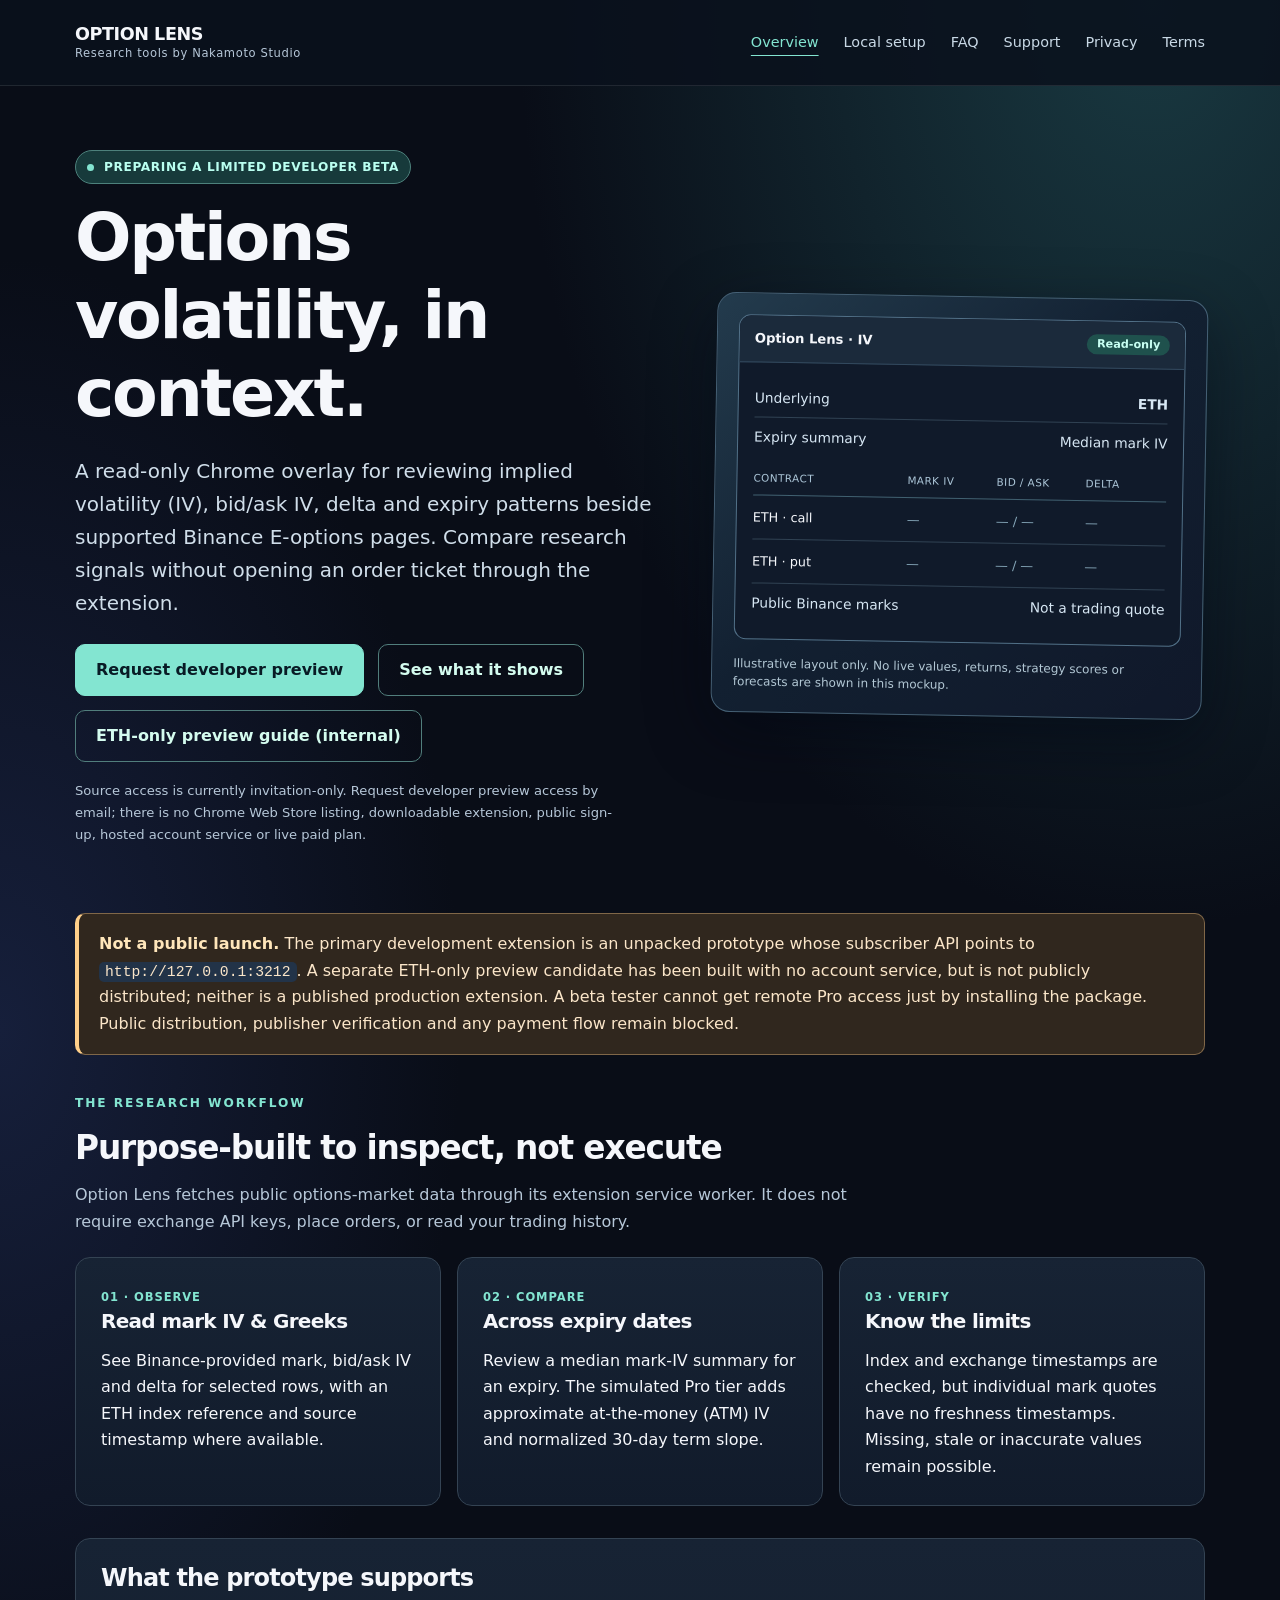
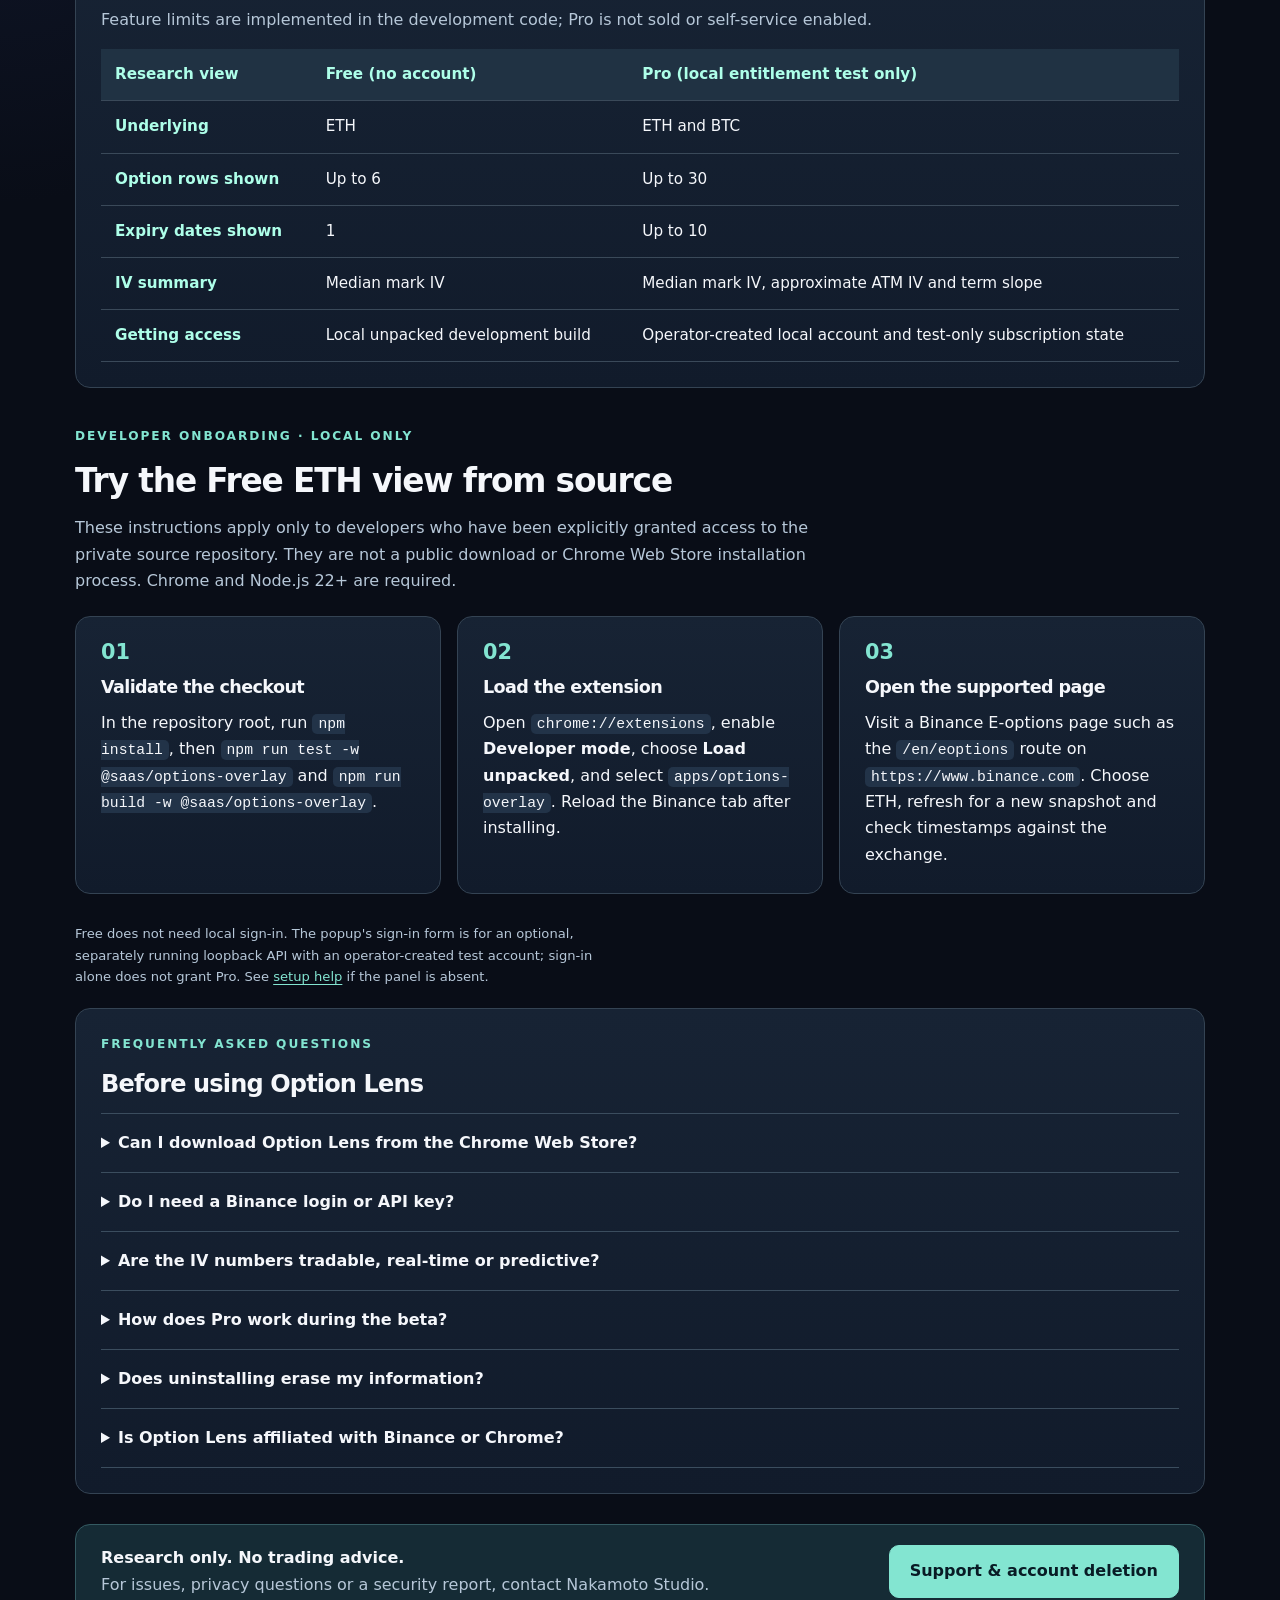
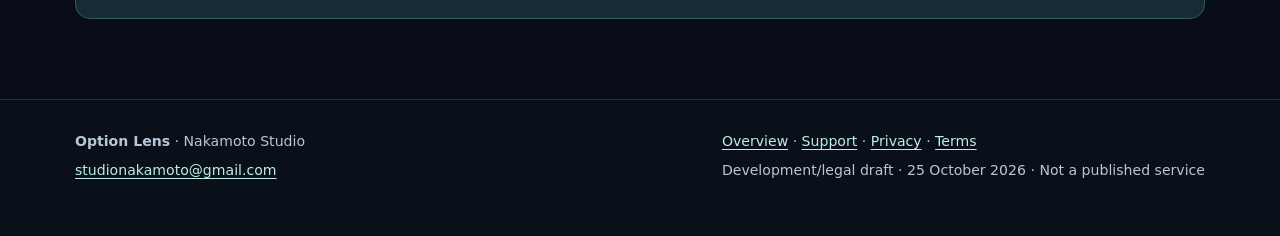
<file: index.html>
<!doctype html>
<html lang="en">
<head>
  <meta charset="utf-8">
  <meta name="viewport" content="width=device-width, initial-scale=1">
  <meta name="robots" content="noindex,nofollow">
  <meta name="description" content="Option Lens development beta: read-only ETH and BTC options IV research overlay for supported Binance E-options pages. Not publicly released.">
  <meta name="theme-color" content="#090d17">
  <title>Option Lens — read-only options IV research | Nakamoto Studio</title>
  <link rel="stylesheet" href="./styles.css">
</head>
<body>
  <a class="skip" href="#content">Skip to content</a>
  <header class="top"><div class="wrap">
    <a class="brand" href="./index.html">OPTION LENS <small>Research tools by Nakamoto Studio</small></a>
    <nav aria-label="Main navigation">
      <a href="./index.html" aria-current="page">Overview</a>
      <a href="./index.html#setup">Local setup</a>
      <a href="./index.html#faq">FAQ</a>
      <a href="./support.html">Support</a>
      <a href="./privacy.html">Privacy</a>
      <a href="./terms.html">Terms</a>
    </nav>
  </div></header>
  <main id="content" class="wrap">
    <section class="hero" aria-label="Option Lens overview">
      <div class="hero-copy">
        <span class="eyebrow">Preparing a limited developer beta</span>
        <h1>Options volatility, in context.</h1>
        <p class="lead">A read-only Chrome overlay for reviewing implied volatility (IV), bid/ask IV, delta and expiry patterns beside supported Binance E-options pages. Compare research signals without opening an order ticket through the extension.</p>
        <div class="hero-actions">
          <a class="action" href="mailto:studionakamoto@gmail.com?subject=Option%20Lens%20beta%20access">Request developer preview</a>
          <a class="action action-secondary" href="#features">See what it shows</a>
          <a class="action action-secondary" href="./preview-guide.html">ETH-only preview guide (internal)</a>
        </div>
        <p class="fineprint">Source access is currently invitation-only. Request developer preview access by email; there is no Chrome Web Store listing, downloadable extension, public sign-up, hosted account service or live paid plan.</p>
      </div>
      <figure class="preview" aria-label="Illustrative sketch of the Option Lens overlay, with no live prices">
        <div class="preview-window">
          <div class="preview-bar"><span>Option Lens · IV</span><span class="preview-pill">Read-only</span></div>
          <div class="preview-inside">
            <div class="preview-row"><span>Underlying</span><strong>ETH</strong></div>
            <div class="preview-row"><span>Expiry summary</span><span>Median mark IV</span></div>
            <div class="preview-header"><span>Contract</span><span>Mark IV</span><span>Bid / Ask</span><span>Delta</span></div>
            <div class="preview-grid"><span>ETH · call</span><span>—</span><span>— / —</span><span>—</span></div>
            <div class="preview-grid"><span>ETH · put</span><span>—</span><span>— / —</span><span>—</span></div>
            <div class="preview-row"><span>Public Binance marks</span><span>Not a trading quote</span></div>
          </div>
        </div>
        <figcaption>Illustrative layout only. No live values, returns, strategy scores or forecasts are shown in this mockup.</figcaption>
      </figure>
    </section>

    <aside class="notice" aria-label="Beta availability">
      <p><strong>Not a public launch.</strong> The primary development extension is an unpacked prototype whose subscriber API points to <code>http://127.0.0.1:3212</code>. A separate ETH-only preview candidate has been built with no account service, but is not publicly distributed; neither is a published production extension. A beta tester cannot get remote Pro access just by installing the package. Public distribution, publisher verification and any payment flow remain blocked.</p>
    </aside>

    <section id="features" aria-labelledby="features-title">
      <div class="section-head">
        <p class="kicker">The research workflow</p>
        <h2 id="features-title">Purpose-built to inspect, not execute</h2>
        <p>Option Lens fetches public options-market data through its extension service worker. It does not require exchange API keys, place orders, or read your trading history.</p>
      </div>
      <div class="grid">
        <article class="panel"><span class="panel-mark">01 · Observe</span><h2>Read mark IV &amp; Greeks</h2><p>See Binance-provided mark, bid/ask IV and delta for selected rows, with an ETH index reference and source timestamp where available.</p></article>
        <article class="panel"><span class="panel-mark">02 · Compare</span><h2>Across expiry dates</h2><p>Review a median mark-IV summary for an expiry. The simulated Pro tier adds approximate at-the-money (ATM) IV and normalized 30-day term slope.</p></article>
        <article class="panel"><span class="panel-mark">03 · Verify</span><h2>Know the limits</h2><p>Index and exchange timestamps are checked, but individual mark quotes have no freshness timestamps. Missing, stale or inaccurate values remain possible.</p></article>
      </div>
    </section>

    <section class="block" aria-labelledby="tiers-title">
      <h2 id="tiers-title">What the prototype supports</h2>
      <p class="muted">Feature limits are implemented in the development code; Pro is not sold or self-service enabled.</p>
      <div class="table-scroll"><table>
        <thead><tr><th scope="col">Research view</th><th scope="col">Free (no account)</th><th scope="col">Pro (local entitlement test only)</th></tr></thead>
        <tbody>
          <tr><th scope="row">Underlying</th><td>ETH</td><td>ETH and BTC</td></tr>
          <tr><th scope="row">Option rows shown</th><td>Up to 6</td><td>Up to 30</td></tr>
          <tr><th scope="row">Expiry dates shown</th><td>1</td><td>Up to 10</td></tr>
          <tr><th scope="row">IV summary</th><td>Median mark IV</td><td>Median mark IV, approximate ATM IV and term slope</td></tr>
          <tr><th scope="row">Getting access</th><td>Local unpacked development build</td><td>Operator-created local account and test-only subscription state</td></tr>
        </tbody>
      </table></div>
    </section>

    <section id="setup" aria-labelledby="setup-title">
      <div class="section-head">
        <p class="kicker">Developer onboarding · local only</p>
        <h2 id="setup-title">Try the Free ETH view from source</h2>
        <p>These instructions apply only to developers who have been explicitly granted access to the private source repository. They are not a public download or Chrome Web Store installation process. Chrome and Node.js 22+ are required.</p>
      </div>
      <div class="step-list">
        <div class="step"><h3>Validate the checkout</h3><p>In the repository root, run <code>npm install</code>, then <code>npm run test -w @saas/options-overlay</code> and <code>npm run build -w @saas/options-overlay</code>.</p></div>
        <div class="step"><h3>Load the extension</h3><p>Open <code>chrome://extensions</code>, enable <strong>Developer mode</strong>, choose <strong>Load unpacked</strong>, and select <code>apps/options-overlay</code>. Reload the Binance tab after installing.</p></div>
        <div class="step"><h3>Open the supported page</h3><p>Visit a Binance E-options page such as the <code>/en/eoptions</code> route on <code>https://www.binance.com</code>. Choose ETH, refresh for a new snapshot and check timestamps against the exchange.</p></div>
      </div>
      <p class="fineprint">Free does not need local sign-in. The popup's sign-in form is for an optional, separately running loopback API with an operator-created test account; sign-in alone does not grant Pro. See <a href="./support.html#setup-help">setup help</a> if the panel is absent.</p>
    </section>

    <section class="block faq" id="faq" aria-labelledby="faq-title">
      <p class="kicker">Frequently asked questions</p>
      <h2 id="faq-title">Before using Option Lens</h2>
      <details><summary>Can I download Option Lens from the Chrome Web Store?</summary><p>No. The current build is not approved, listed or distributed publicly. Local testing from the private repository is available only to invited developers; request access through the support email.</p></details>
      <details><summary>Do I need a Binance login or API key?</summary><p>No. The extension requests public market information from Binance. Do not give it passwords, API keys or trading credentials. Availability of the Binance page and market data depends on the provider and your region.</p></details>
      <details><summary>Are the IV numbers tradable, real-time or predictive?</summary><p>No. They are indicative analytics, not executable prices or forecasts. The public mark endpoint does not supply per-row quote timestamps; independently verify any values before making a financial decision.</p></details>
      <details><summary>How does Pro work during the beta?</summary><p>Pro is a simulated development entitlement controlled by a locally operated account API. There is no verified public registration, checkout, subscription price or remote access. An offline or expired entitlement falls back to Free.</p></details>
      <details><summary>Does uninstalling erase my information?</summary><p>Removing the extension clears its on-device extension data. It does not delete a separate operator-created backend account. See the <a href="./support.html#delete">privacy and deletion steps</a>.</p></details>
      <details><summary>Is Option Lens affiliated with Binance or Chrome?</summary><p>No. Option Lens is an independent Nakamoto Studio prototype, not endorsed or approved by Binance or Google. Follow provider terms and local laws.</p></details>
    </section>

    <div class="info-strip">
      <div><strong>Research only. No trading advice.</strong><p class="muted">For issues, privacy questions or a security report, contact Nakamoto Studio.</p></div>
      <a class="action" href="./support.html">Support &amp; account deletion</a>
    </div>
  </main>
  <footer><div class="wrap">
    <div><p><strong>Option Lens</strong> · Nakamoto Studio</p><p><a href="mailto:studionakamoto@gmail.com">studionakamoto@gmail.com</a></p></div>
    <div><p><a href="./index.html">Overview</a> · <a href="./support.html">Support</a> · <a href="./privacy.html">Privacy</a> · <a href="./terms.html">Terms</a></p><p>Development/legal draft · 25 October 2026 · Not a published service</p></div>
  </div></footer>
</body>
</html>
</file>
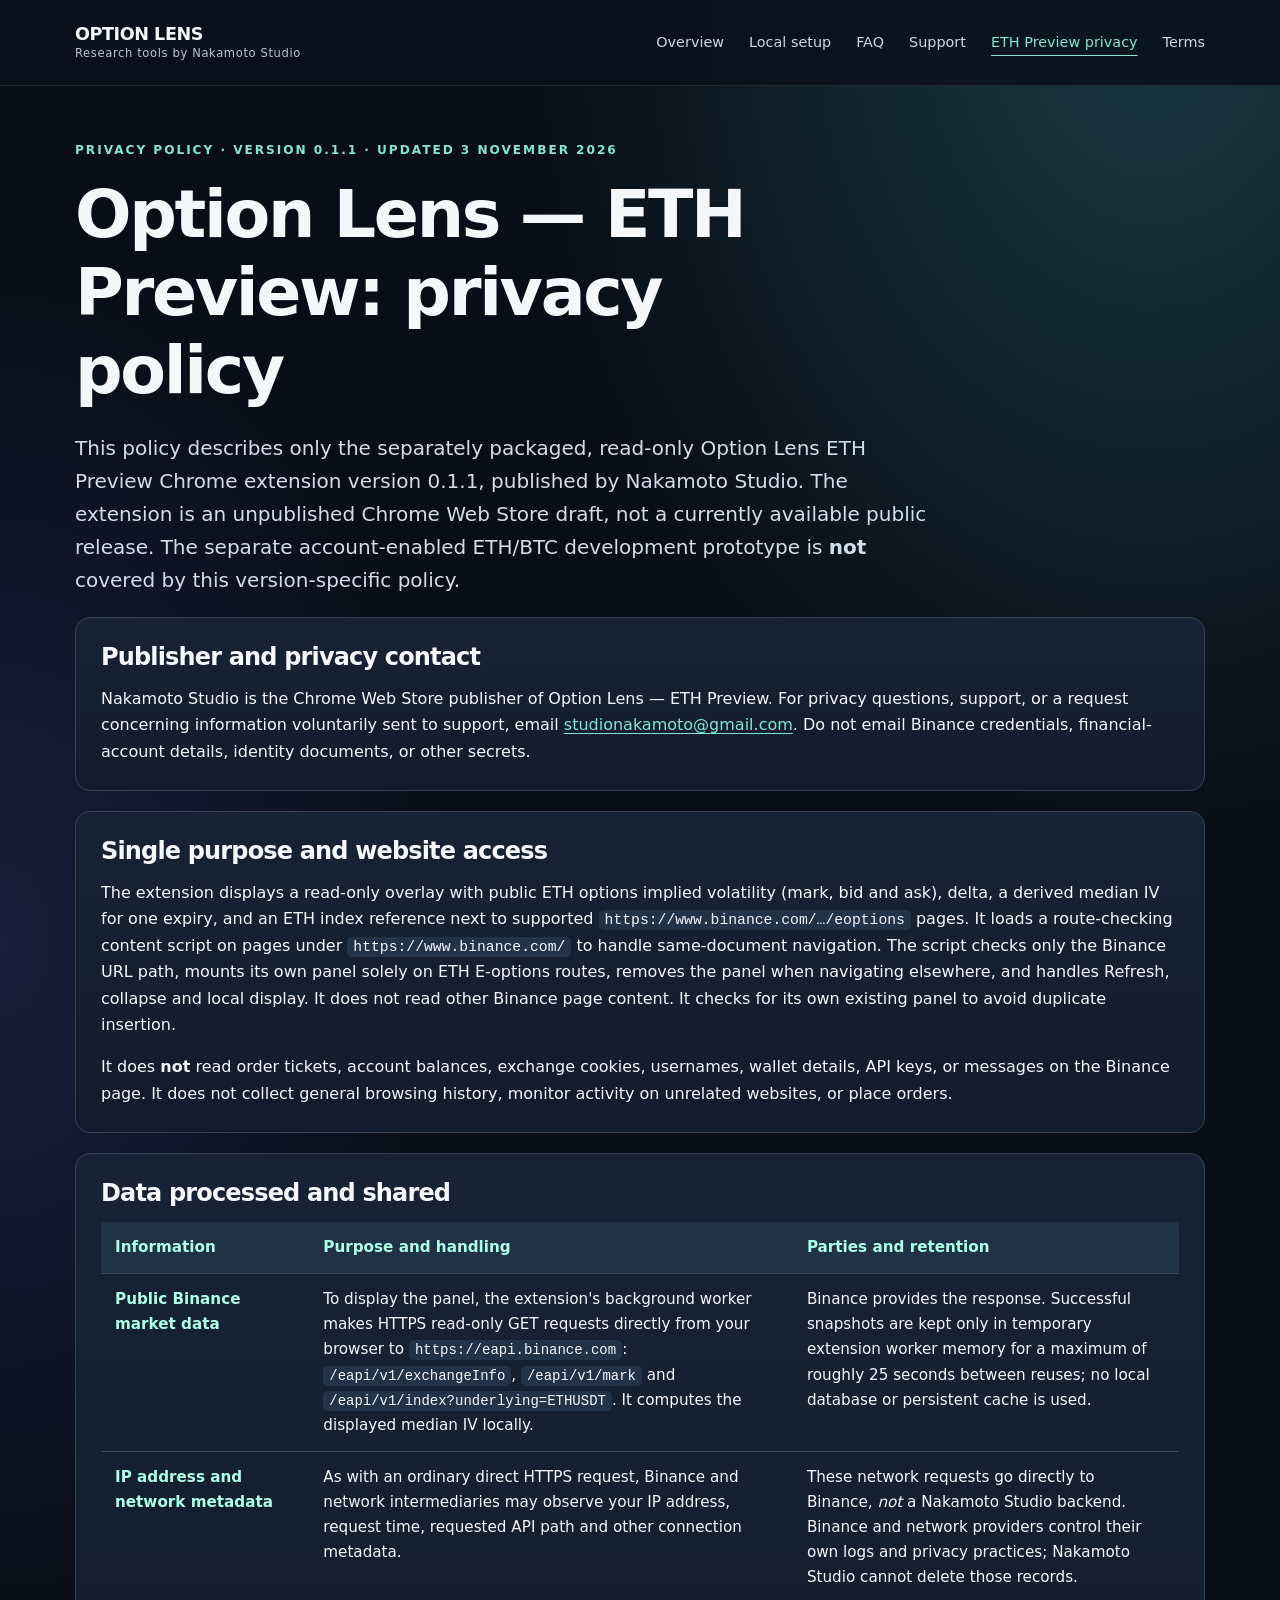
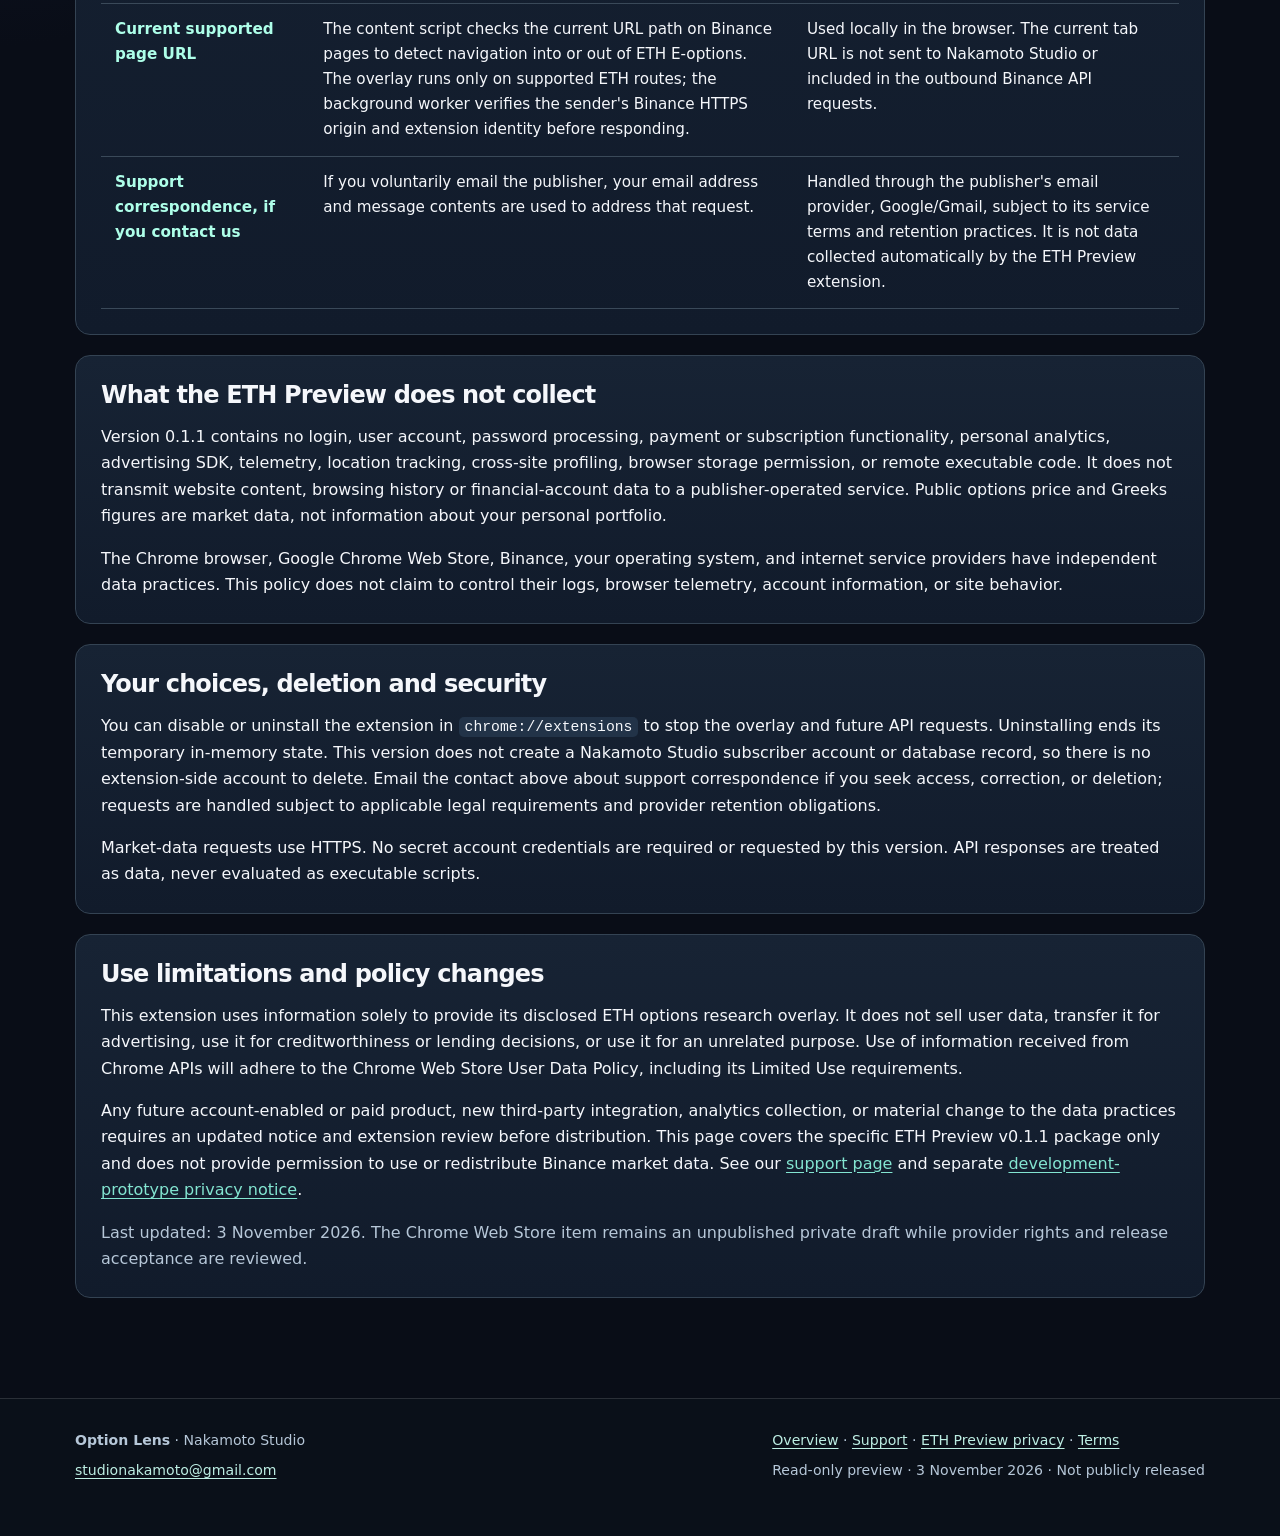
<file: eth-preview-privacy.html>
<!doctype html>
<html lang="en">
<head>
  <meta charset="utf-8">
  <meta name="viewport" content="width=device-width, initial-scale=1">
  <meta name="robots" content="noindex,nofollow">
  <meta name="description" content="Version-specific privacy policy for Option Lens ETH Preview 0.1.1.">
  <meta name="theme-color" content="#090d17">
  <title>ETH Preview privacy policy | Option Lens — Nakamoto Studio</title>
  <link rel="stylesheet" href="./styles.css">
</head>
<body>
  <a class="skip" href="#content">Skip to content</a>
  <header class="top"><div class="wrap">
    <a class="brand" href="./index.html">OPTION LENS <small>Research tools by Nakamoto Studio</small></a>
    <nav aria-label="Main navigation">
      <a href="./index.html">Overview</a>
      <a href="./index.html#setup">Local setup</a>
      <a href="./index.html#faq">FAQ</a>
      <a href="./support.html">Support</a>
      <a href="./eth-preview-privacy.html" aria-current="page">ETH Preview privacy</a>
      <a href="./terms.html">Terms</a>
    </nav>
  </div></header>
  <main id="content" class="wrap">
    <p class="kicker">Privacy policy · version 0.1.1 · updated 3 November 2026</p>
    <h1>Option Lens — ETH Preview: privacy policy</h1>
    <p class="lead">This policy describes only the separately packaged, read-only Option Lens ETH Preview Chrome extension version 0.1.1, published by Nakamoto Studio. The extension is an unpublished Chrome Web Store draft, not a currently available public release. The separate account-enabled ETH/BTC development prototype is <strong>not</strong> covered by this version-specific policy.</p>

    <section class="block" id="publisher"><h2>Publisher and privacy contact</h2>
      <p>Nakamoto Studio is the Chrome Web Store publisher of Option Lens — ETH Preview. For privacy questions, support, or a request concerning information voluntarily sent to support, email <a href="mailto:studionakamoto@gmail.com?subject=Option%20Lens%20ETH%20Preview%20privacy">studionakamoto@gmail.com</a>. Do not email Binance credentials, financial-account details, identity documents, or other secrets.</p>
    </section>

    <section class="block" id="purpose"><h2>Single purpose and website access</h2>
      <p>The extension displays a read-only overlay with public ETH options implied volatility (mark, bid and ask), delta, a derived median IV for one expiry, and an ETH index reference next to supported <code>https://www.binance.com/…/eoptions</code> pages. It loads a route-checking content script on pages under <code>https://www.binance.com/</code> to handle same-document navigation. The script checks only the Binance URL path, mounts its own panel solely on ETH E-options routes, removes the panel when navigating elsewhere, and handles Refresh, collapse and local display. It does not read other Binance page content. It checks for its own existing panel to avoid duplicate insertion.</p>
      <p>It does <strong>not</strong> read order tickets, account balances, exchange cookies, usernames, wallet details, API keys, or messages on the Binance page. It does not collect general browsing history, monitor activity on unrelated websites, or place orders.</p>
    </section>

    <section class="block" id="data"><h2>Data processed and shared</h2>
      <div class="table-scroll"><table>
        <thead><tr><th scope="col">Information</th><th scope="col">Purpose and handling</th><th scope="col">Parties and retention</th></tr></thead>
        <tbody>
          <tr><th scope="row">Public Binance market data</th><td>To display the panel, the extension's background worker makes HTTPS read-only GET requests directly from your browser to <code>https://eapi.binance.com</code>: <code>/eapi/v1/exchangeInfo</code>, <code>/eapi/v1/mark</code> and <code>/eapi/v1/index?underlying=ETHUSDT</code>. It computes the displayed median IV locally.</td><td>Binance provides the response. Successful snapshots are kept only in temporary extension worker memory for a maximum of roughly 25 seconds between reuses; no local database or persistent cache is used.</td></tr>
          <tr><th scope="row">IP address and network metadata</th><td>As with an ordinary direct HTTPS request, Binance and network intermediaries may observe your IP address, request time, requested API path and other connection metadata.</td><td>These network requests go directly to Binance, <em>not</em> a Nakamoto Studio backend. Binance and network providers control their own logs and privacy practices; Nakamoto Studio cannot delete those records.</td></tr>
          <tr><th scope="row">Current supported page URL</th><td>The content script checks the current URL path on Binance pages to detect navigation into or out of ETH E-options. The overlay runs only on supported ETH routes; the background worker verifies the sender's Binance HTTPS origin and extension identity before responding.</td><td>Used locally in the browser. The current tab URL is not sent to Nakamoto Studio or included in the outbound Binance API requests.</td></tr>
          <tr><th scope="row">Support correspondence, if you contact us</th><td>If you voluntarily email the publisher, your email address and message contents are used to address that request.</td><td>Handled through the publisher's email provider, Google/Gmail, subject to its service terms and retention practices. It is not data collected automatically by the ETH Preview extension.</td></tr>
        </tbody>
      </table></div>
    </section>

    <section class="block" id="not-collected"><h2>What the ETH Preview does not collect</h2>
      <p>Version 0.1.1 contains no login, user account, password processing, payment or subscription functionality, personal analytics, advertising SDK, telemetry, location tracking, cross-site profiling, browser storage permission, or remote executable code. It does not transmit website content, browsing history or financial-account data to a publisher-operated service. Public options price and Greeks figures are market data, not information about your personal portfolio.</p>
      <p>The Chrome browser, Google Chrome Web Store, Binance, your operating system, and internet service providers have independent data practices. This policy does not claim to control their logs, browser telemetry, account information, or site behavior.</p>
    </section>

    <section class="block" id="controls"><h2>Your choices, deletion and security</h2>
      <p>You can disable or uninstall the extension in <code>chrome://extensions</code> to stop the overlay and future API requests. Uninstalling ends its temporary in-memory state. This version does not create a Nakamoto Studio subscriber account or database record, so there is no extension-side account to delete. Email the contact above about support correspondence if you seek access, correction, or deletion; requests are handled subject to applicable legal requirements and provider retention obligations.</p>
      <p>Market-data requests use HTTPS. No secret account credentials are required or requested by this version. API responses are treated as data, never evaluated as executable scripts.</p>
    </section>

    <section class="block" id="limited-use"><h2>Use limitations and policy changes</h2>
      <p>This extension uses information solely to provide its disclosed ETH options research overlay. It does not sell user data, transfer it for advertising, use it for creditworthiness or lending decisions, or use it for an unrelated purpose. Use of information received from Chrome APIs will adhere to the Chrome Web Store User Data Policy, including its Limited Use requirements.</p>
      <p>Any future account-enabled or paid product, new third-party integration, analytics collection, or material change to the data practices requires an updated notice and extension review before distribution. This page covers the specific ETH Preview v0.1.1 package only and does not provide permission to use or redistribute Binance market data. See our <a href="./support.html">support page</a> and separate <a href="./privacy.html">development-prototype privacy notice</a>.</p>
      <p class="muted">Last updated: 3 November 2026. The Chrome Web Store item remains an unpublished private draft while provider rights and release acceptance are reviewed.</p>
    </section>
  </main>
  <footer><div class="wrap">
    <div><p><strong>Option Lens</strong> · Nakamoto Studio</p><p><a href="mailto:studionakamoto@gmail.com">studionakamoto@gmail.com</a></p></div>
    <div><p><a href="./index.html">Overview</a> · <a href="./support.html">Support</a> · <a href="./eth-preview-privacy.html">ETH Preview privacy</a> · <a href="./terms.html">Terms</a></p><p>Read-only preview · 3 November 2026 · Not publicly released</p></div>
  </div></footer>
</body>
</html>
</file>
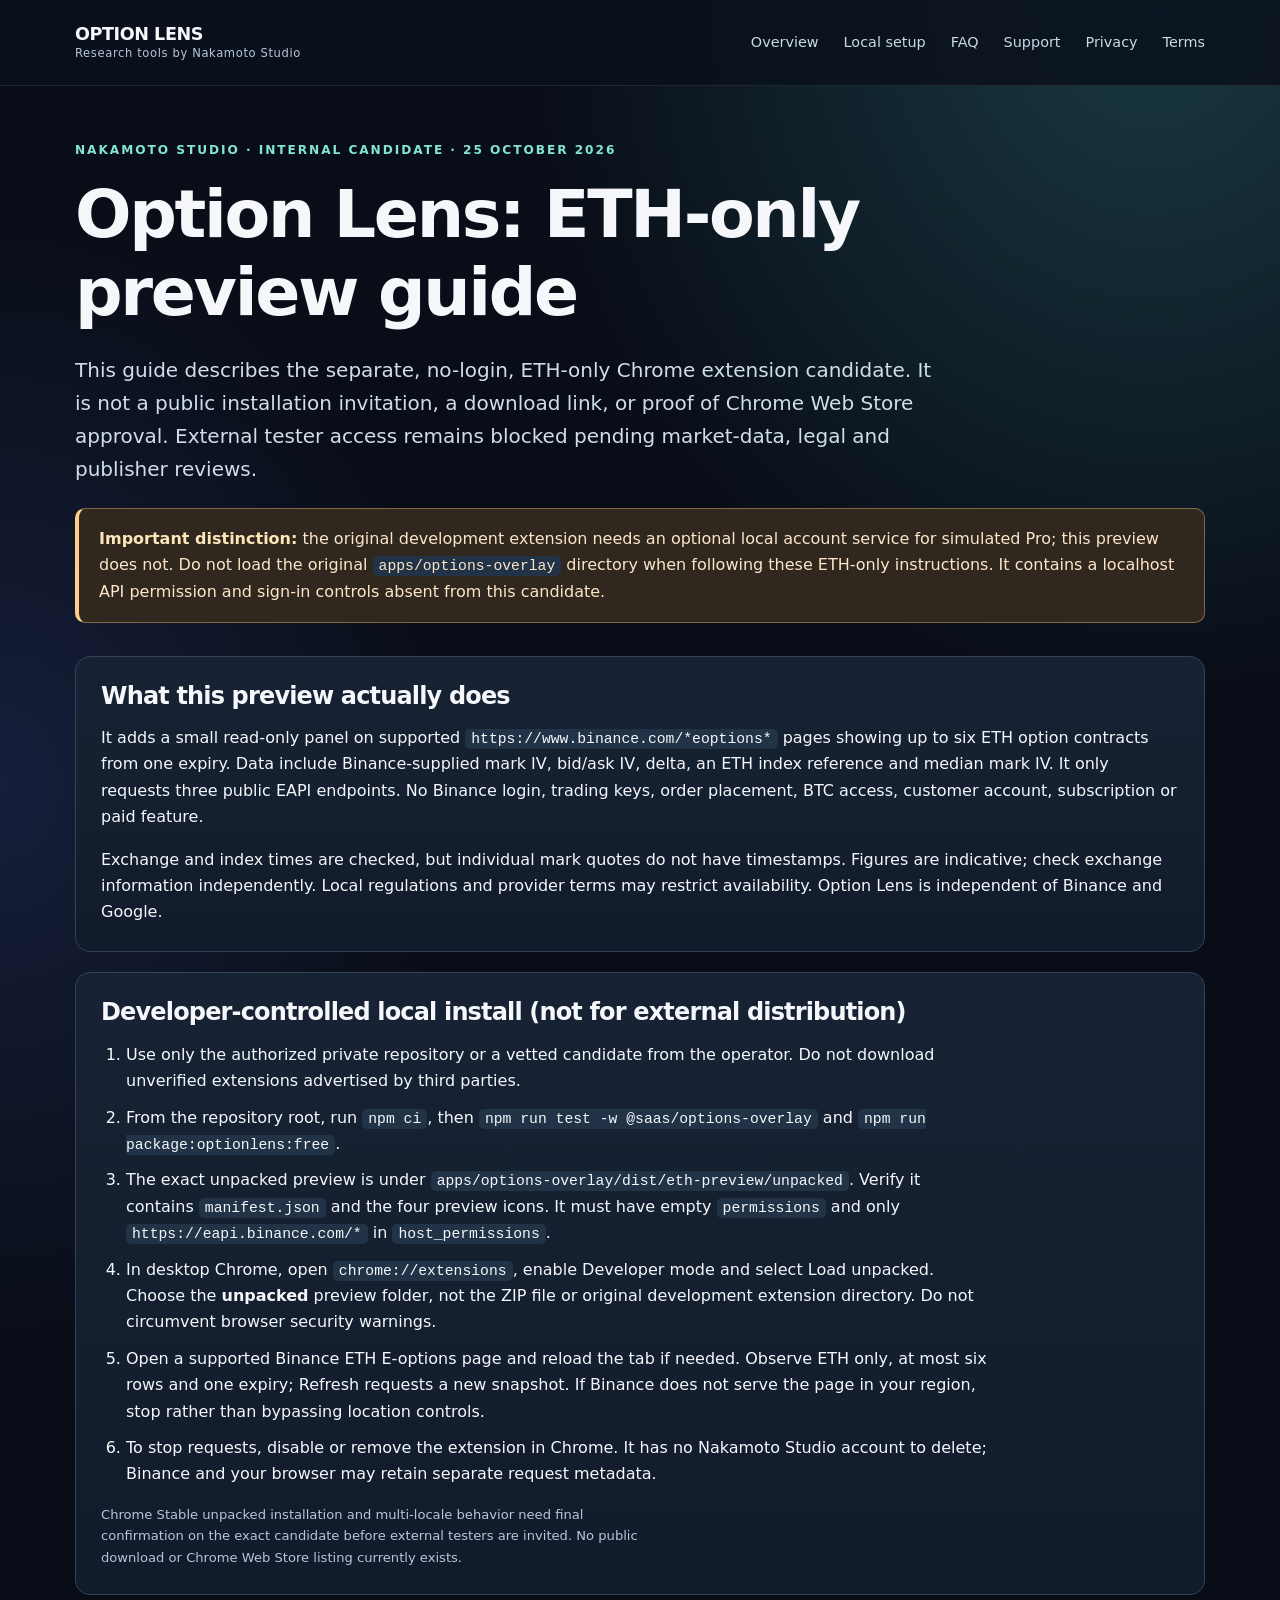
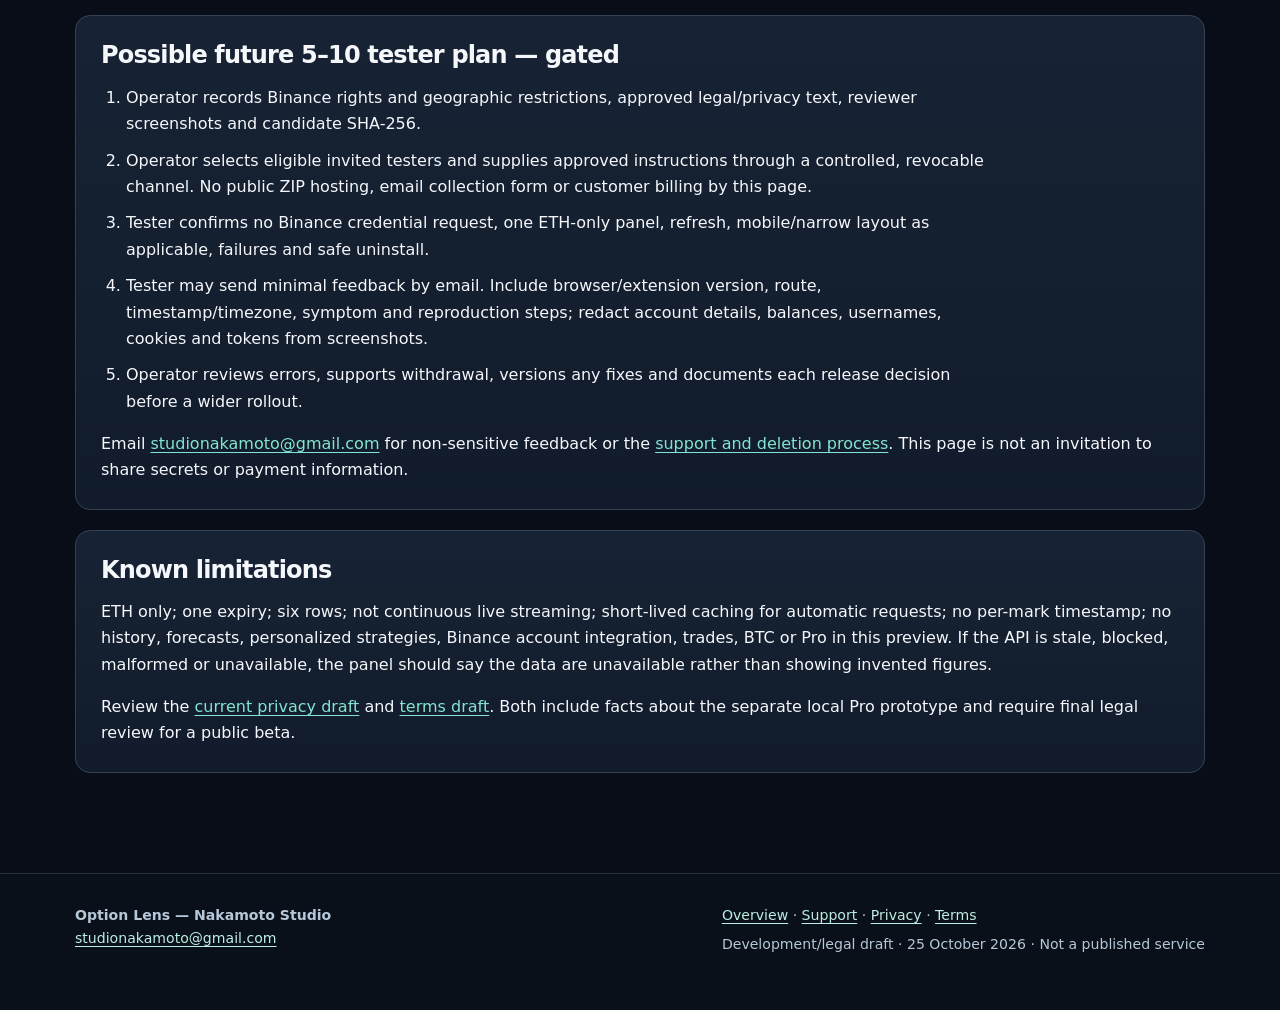
<file: preview-guide.html>
<!doctype html>
<html lang="en"><head><meta charset="utf-8"><meta name="viewport" content="width=device-width, initial-scale=1">
<meta name="robots" content="noindex,nofollow">
<meta name="description" content="Internal ETH-only Option Lens preview: accurate install, safety and feedback instructions. Not yet publicly distributed.">
<meta name="theme-color" content="#090d17"><title>ETH-only preview guide (draft) | Option Lens — Nakamoto Studio</title>
<link rel="stylesheet" href="./styles.css"></head>
<body><a class="skip" href="#content">Skip to content</a>
<header class="top"><div class="wrap"><a class="brand" href="./index.html">OPTION LENS <small>Research tools by Nakamoto Studio</small></a>
<nav aria-label="Main navigation"><a href="./index.html">Overview</a><a href="./index.html#setup">Local setup</a><a href="./index.html#faq">FAQ</a><a href="./support.html">Support</a><a href="./privacy.html">Privacy</a><a href="./terms.html">Terms</a></nav></div></header>
<main id="content" class="wrap">
<p class="kicker">Nakamoto Studio · internal candidate · 25 October 2026</p>
<h1>Option Lens: ETH-only preview guide</h1>
<p class="lead">This guide describes the separate, no-login, ETH-only Chrome extension candidate. It is not a public installation invitation, a download link, or proof of Chrome Web Store approval. External tester access remains blocked pending market-data, legal and publisher reviews.</p>
<aside class="notice"><p><strong>Important distinction:</strong> the original development extension needs an optional local account service for simulated Pro; this preview does not. Do not load the original <code>apps/options-overlay</code> directory when following these ETH-only instructions. It contains a localhost API permission and sign-in controls absent from this candidate.</p></aside>
<section class="block"><h2>What this preview actually does</h2>
<p>It adds a small read-only panel on supported <code>https://www.binance.com/*eoptions*</code> pages showing up to six ETH option contracts from one expiry. Data include Binance-supplied mark IV, bid/ask IV, delta, an ETH index reference and median mark IV. It only requests three public EAPI endpoints. No Binance login, trading keys, order placement, BTC access, customer account, subscription or paid feature.</p>
<p>Exchange and index times are checked, but individual mark quotes do not have timestamps. Figures are indicative; check exchange information independently. Local regulations and provider terms may restrict availability. Option Lens is independent of Binance and Google.</p></section>
<section class="block"><h2>Developer-controlled local install (not for external distribution)</h2>
<ol>
<li>Use only the authorized private repository or a vetted candidate from the operator. Do not download unverified extensions advertised by third parties.</li>
<li>From the repository root, run <code>npm ci</code>, then <code>npm run test -w @saas/options-overlay</code> and <code>npm run package:optionlens:free</code>.</li>
<li>The exact unpacked preview is under <code>apps/options-overlay/dist/eth-preview/unpacked</code>. Verify it contains <code>manifest.json</code> and the four preview icons. It must have empty <code>permissions</code> and only <code>https://eapi.binance.com/*</code> in <code>host_permissions</code>.</li>
<li>In desktop Chrome, open <code>chrome://extensions</code>, enable Developer mode and select Load unpacked. Choose the <strong>unpacked</strong> preview folder, not the ZIP file or original development extension directory. Do not circumvent browser security warnings.</li>
<li>Open a supported Binance ETH E-options page and reload the tab if needed. Observe ETH only, at most six rows and one expiry; Refresh requests a new snapshot. If Binance does not serve the page in your region, stop rather than bypassing location controls.</li>
<li>To stop requests, disable or remove the extension in Chrome. It has no Nakamoto Studio account to delete; Binance and your browser may retain separate request metadata.</li>
</ol>
<p class="fineprint">Chrome Stable unpacked installation and multi-locale behavior need final confirmation on the exact candidate before external testers are invited. No public download or Chrome Web Store listing currently exists.</p>
</section>
<section class="block"><h2>Possible future 5–10 tester plan — gated</h2>
<ol>
<li>Operator records Binance rights and geographic restrictions, approved legal/privacy text, reviewer screenshots and candidate SHA-256.</li>
<li>Operator selects eligible invited testers and supplies approved instructions through a controlled, revocable channel. No public ZIP hosting, email collection form or customer billing by this page.</li>
<li>Tester confirms no Binance credential request, one ETH-only panel, refresh, mobile/narrow layout as applicable, failures and safe uninstall.</li>
<li>Tester may send minimal feedback by email. Include browser/extension version, route, timestamp/timezone, symptom and reproduction steps; redact account details, balances, usernames, cookies and tokens from screenshots.</li>
<li>Operator reviews errors, supports withdrawal, versions any fixes and documents each release decision before a wider rollout.</li>
</ol>
<p>Email <a href="mailto:studionakamoto@gmail.com?subject=Option%20Lens%20ETH%20preview%20feedback">studionakamoto@gmail.com</a> for non-sensitive feedback or the <a href="./support.html">support and deletion process</a>. This page is not an invitation to share secrets or payment information.</p>
</section>
<section class="block"><h2>Known limitations</h2>
<p>ETH only; one expiry; six rows; not continuous live streaming; short-lived caching for automatic requests; no per-mark timestamp; no history, forecasts, personalized strategies, Binance account integration, trades, BTC or Pro in this preview. If the API is stale, blocked, malformed or unavailable, the panel should say the data are unavailable rather than showing invented figures.</p>
<p>Review the <a href="./privacy.html">current privacy draft</a> and <a href="./terms.html">terms draft</a>. Both include facts about the separate local Pro prototype and require final legal review for a public beta.</p>
</section>
</main><footer><div class="wrap"><div><strong>Option Lens — Nakamoto Studio</strong><p><a href="mailto:studionakamoto@gmail.com">studionakamoto@gmail.com</a></p></div><div><p><a href="./index.html">Overview</a> · <a href="./support.html">Support</a> · <a href="./privacy.html">Privacy</a> · <a href="./terms.html">Terms</a></p><p>Development/legal draft · 25 October 2026 · Not a published service</p></div></div></footer></body></html>
</file>
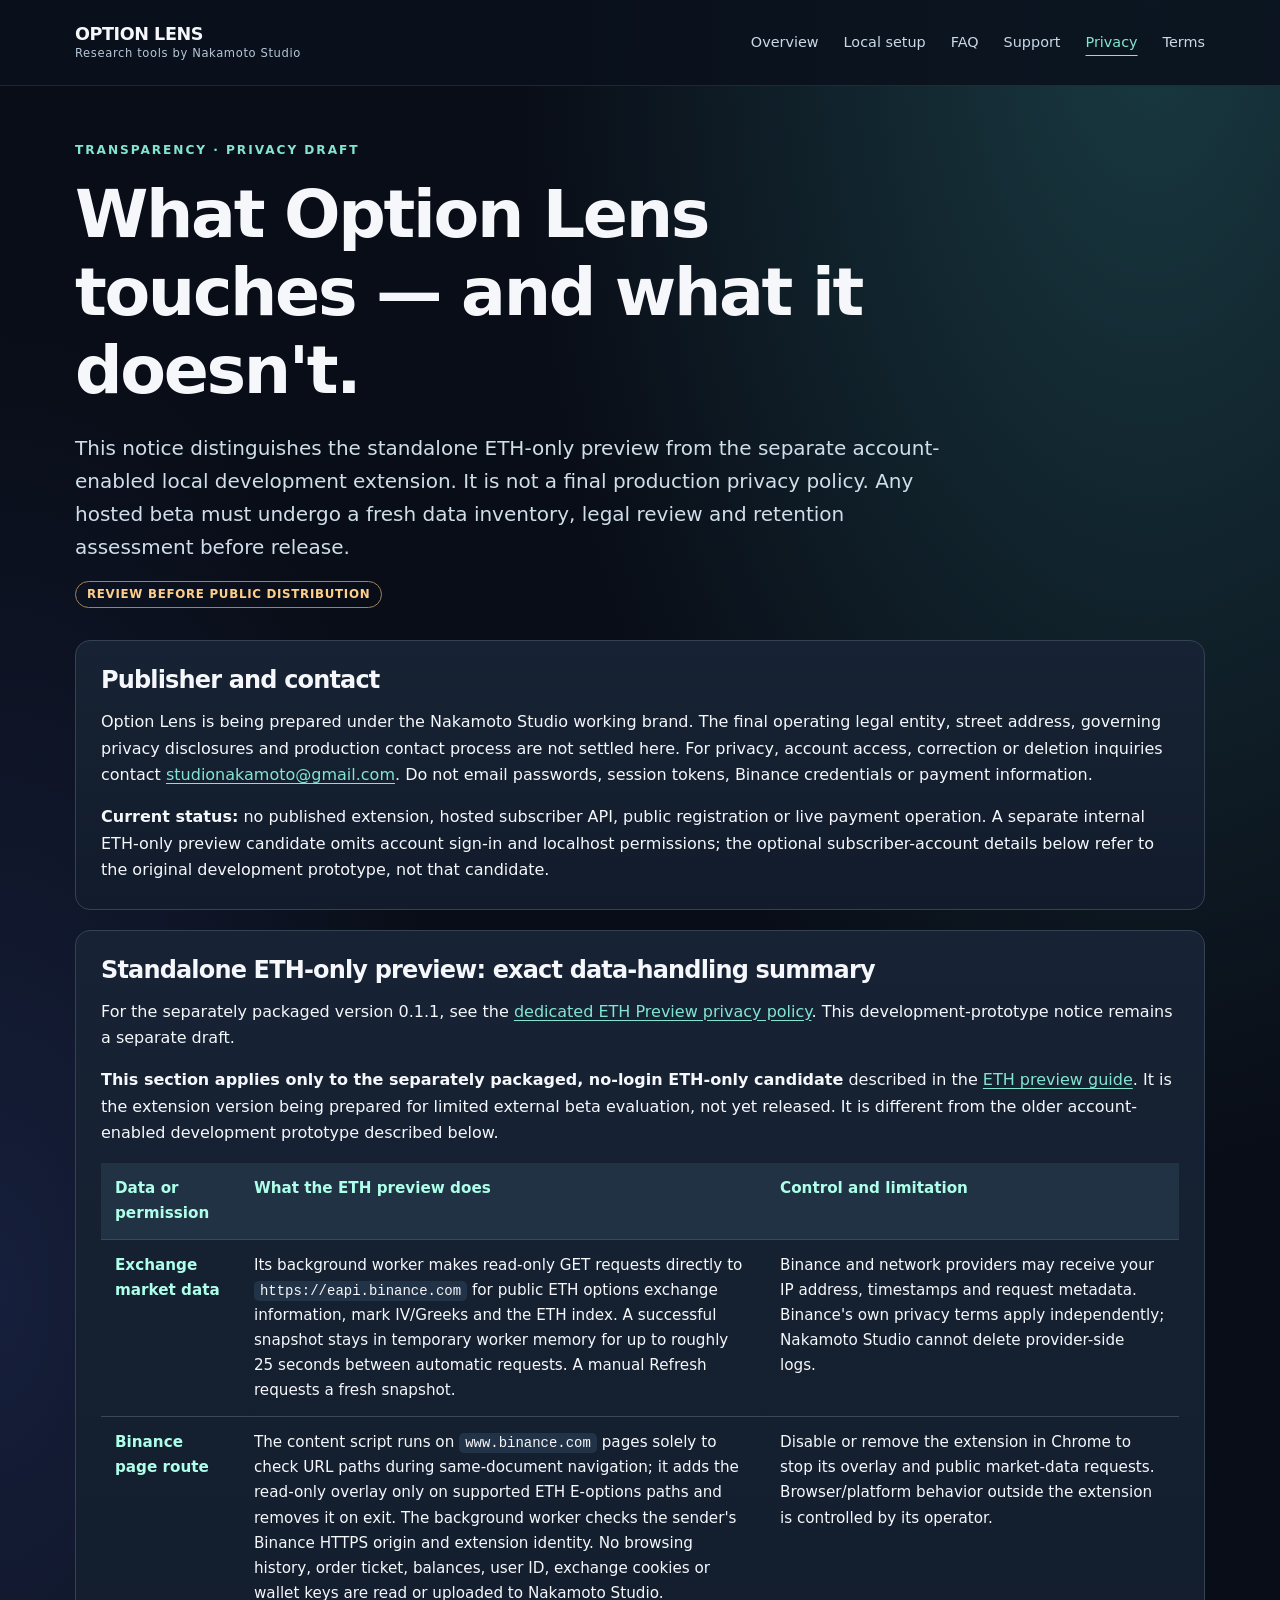
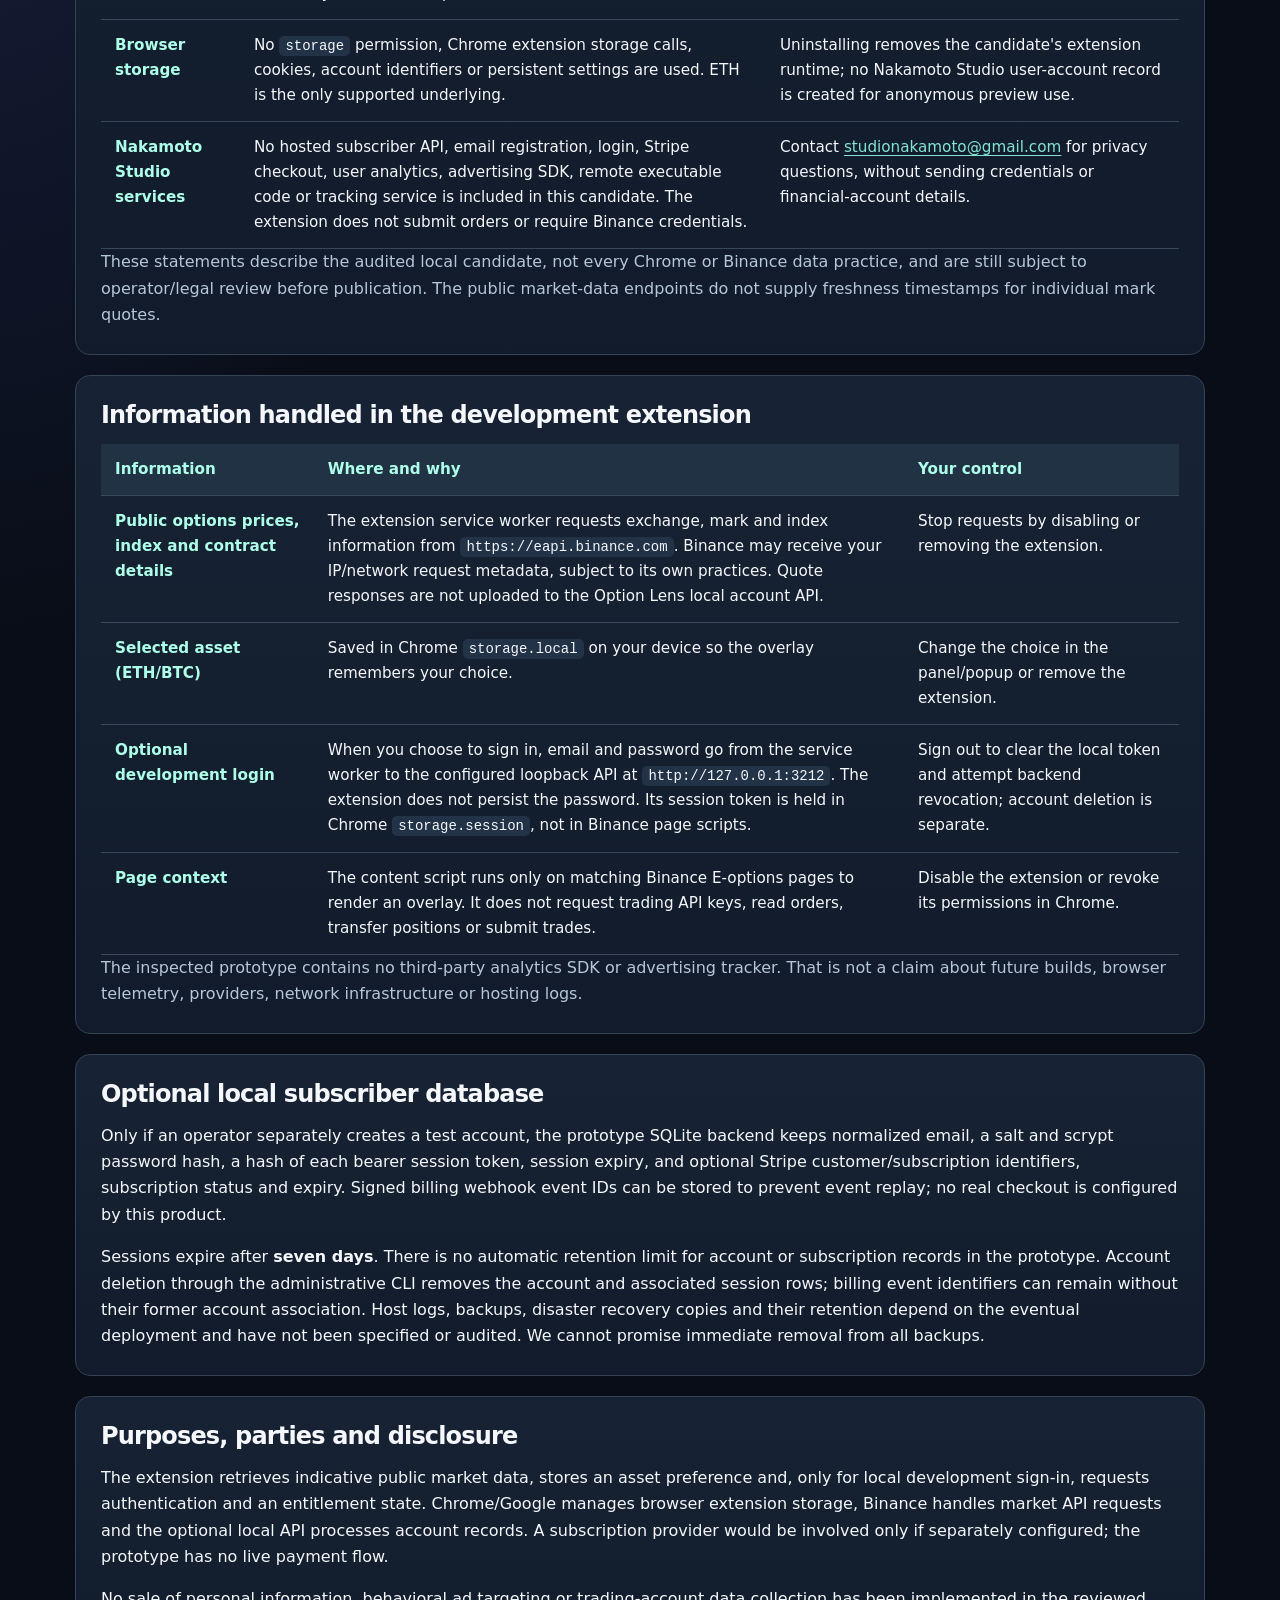
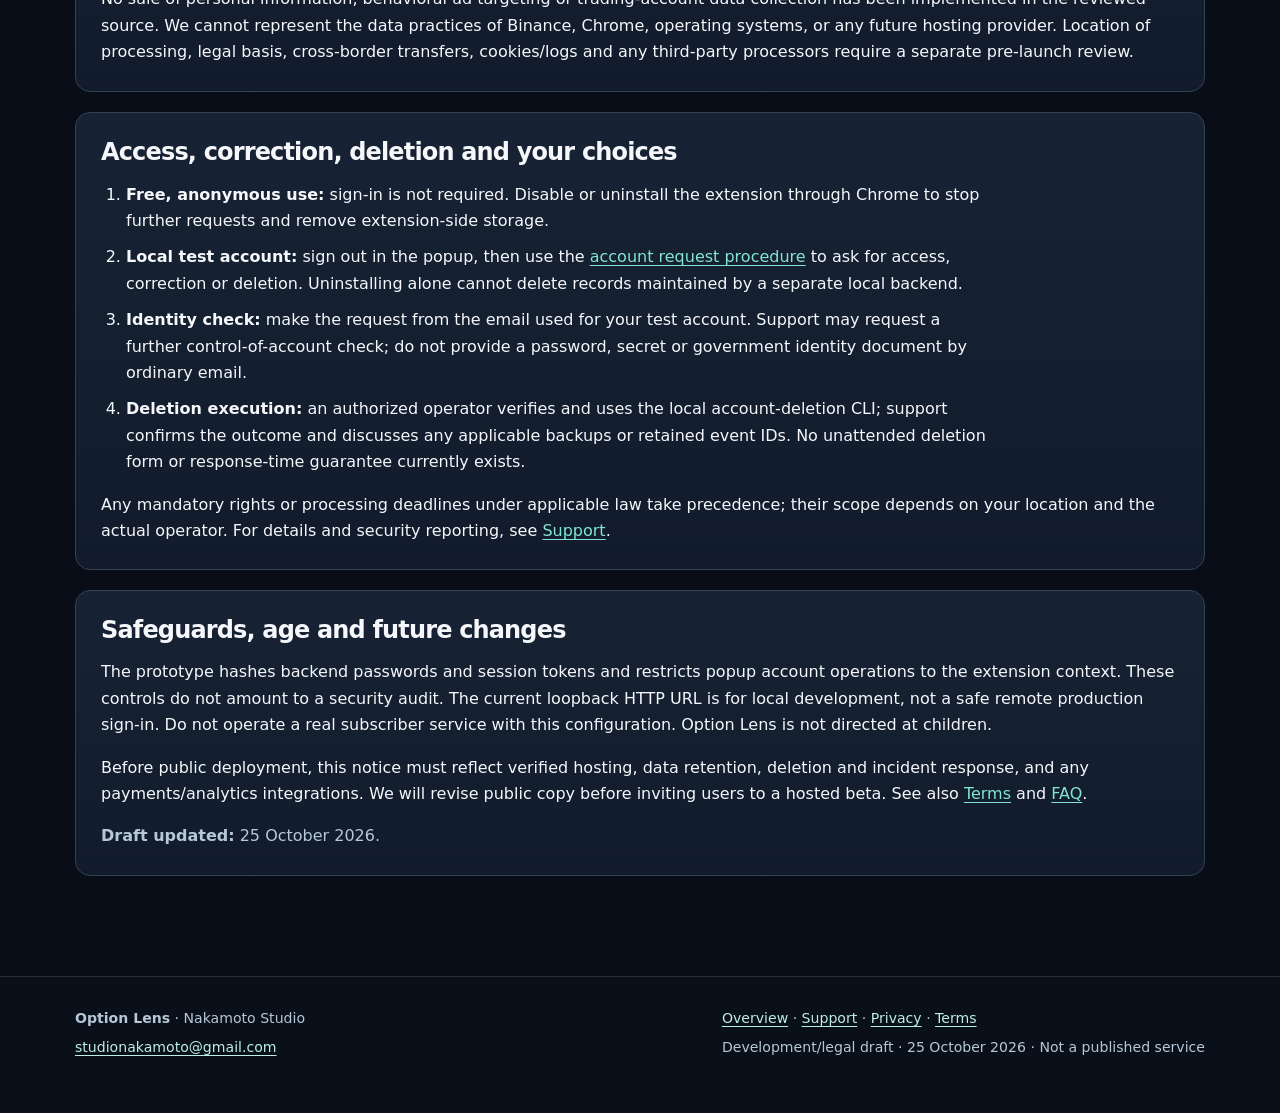
<file: privacy.html>
<!doctype html>
<html lang="en">
<head>
  <meta charset="utf-8">
  <meta name="viewport" content="width=device-width, initial-scale=1">
  <meta name="robots" content="noindex,nofollow">
  <meta name="description" content="Data handling, local Chrome storage, market data requests and account deletion for the Option Lens development prototype.">
  <meta name="theme-color" content="#090d17">
  <title>Privacy notice (draft) | Option Lens — Nakamoto Studio</title>
  <link rel="stylesheet" href="./styles.css">
</head>
<body>
  <a class="skip" href="#content">Skip to content</a>
<header class="top"><div class="wrap">
    <a class="brand" href="./index.html">OPTION LENS <small>Research tools by Nakamoto Studio</small></a>
    <nav aria-label="Main navigation">
      <a href="./index.html">Overview</a>
      <a href="./index.html#setup">Local setup</a>
      <a href="./index.html#faq">FAQ</a>
      <a href="./support.html">Support</a>
      <a href="./privacy.html" aria-current="page">Privacy</a>
      <a href="./terms.html">Terms</a>
    </nav>
  </div></header>
<main id="content" class="wrap">
  <p class="kicker">Transparency · privacy draft</p>
  <h1>What Option Lens touches — and what it doesn't.</h1>
  <p class="lead">This notice distinguishes the standalone ETH-only preview from the separate account-enabled local development extension. It is not a final production privacy policy. Any hosted beta must undergo a fresh data inventory, legal review and retention assessment before release.</p>
  <p class="tag">Review before public distribution</p>

  <section class="block"><h2>Publisher and contact</h2>
    <p>Option Lens is being prepared under the Nakamoto Studio working brand. The final operating legal entity, street address, governing privacy disclosures and production contact process are not settled here. For privacy, account access, correction or deletion inquiries contact <a href="mailto:studionakamoto@gmail.com?subject=Option%20Lens%20privacy">studionakamoto@gmail.com</a>. Do not email passwords, session tokens, Binance credentials or payment information.</p>
    <p><strong>Current status:</strong> no published extension, hosted subscriber API, public registration or live payment operation. A separate internal ETH-only preview candidate omits account sign-in and localhost permissions; the optional subscriber-account details below refer to the original development prototype, not that candidate.</p>
  </section>

  <section class="block" id="eth-preview"><h2>Standalone ETH-only preview: exact data-handling summary</h2>
    <p>For the separately packaged version 0.1.1, see the <a href="./eth-preview-privacy.html">dedicated ETH Preview privacy policy</a>. This development-prototype notice remains a separate draft.</p>
    <p><strong>This section applies only to the separately packaged, no-login ETH-only candidate</strong> described in the <a href="./preview-guide.html">ETH preview guide</a>. It is the extension version being prepared for limited external beta evaluation, not yet released. It is different from the older account-enabled development prototype described below.</p>
    <div class="table-scroll"><table>
      <thead><tr><th scope="col">Data or permission</th><th scope="col">What the ETH preview does</th><th scope="col">Control and limitation</th></tr></thead>
      <tbody>
        <tr><th scope="row">Exchange market data</th><td>Its background worker makes read-only GET requests directly to <code>https://eapi.binance.com</code> for public ETH options exchange information, mark IV/Greeks and the ETH index. A successful snapshot stays in temporary worker memory for up to roughly 25 seconds between automatic requests. A manual Refresh requests a fresh snapshot.</td><td>Binance and network providers may receive your IP address, timestamps and request metadata. Binance's own privacy terms apply independently; Nakamoto Studio cannot delete provider-side logs.</td></tr>
        <tr><th scope="row">Binance page route</th><td>The content script runs on <code>www.binance.com</code> pages solely to check URL paths during same-document navigation; it adds the read-only overlay only on supported ETH E-options paths and removes it on exit. The background worker checks the sender's Binance HTTPS origin and extension identity. No browsing history, order ticket, balances, user ID, exchange cookies or wallet keys are read or uploaded to Nakamoto Studio.</td><td>Disable or remove the extension in Chrome to stop its overlay and public market-data requests. Browser/platform behavior outside the extension is controlled by its operator.</td></tr>
        <tr><th scope="row">Browser storage</th><td>No <code>storage</code> permission, Chrome extension storage calls, cookies, account identifiers or persistent settings are used. ETH is the only supported underlying.</td><td>Uninstalling removes the candidate's extension runtime; no Nakamoto Studio user-account record is created for anonymous preview use.</td></tr>
        <tr><th scope="row">Nakamoto Studio services</th><td>No hosted subscriber API, email registration, login, Stripe checkout, user analytics, advertising SDK, remote executable code or tracking service is included in this candidate. The extension does not submit orders or require Binance credentials.</td><td>Contact <a href="mailto:studionakamoto@gmail.com?subject=Option%20Lens%20ETH%20preview%20privacy">studionakamoto@gmail.com</a> for privacy questions, without sending credentials or financial-account details.</td></tr>
      </tbody>
    </table></div>
    <p class="muted">These statements describe the audited local candidate, not every Chrome or Binance data practice, and are still subject to operator/legal review before publication. The public market-data endpoints do not supply freshness timestamps for individual mark quotes.</p>
  </section>

  <section class="block"><h2>Information handled in the development extension</h2>
    <div class="table-scroll"><table>
      <thead><tr><th scope="col">Information</th><th scope="col">Where and why</th><th scope="col">Your control</th></tr></thead>
      <tbody>
        <tr><th scope="row">Public options prices, index and contract details</th><td>The extension service worker requests exchange, mark and index information from <code>https://eapi.binance.com</code>. Binance may receive your IP/network request metadata, subject to its own practices. Quote responses are not uploaded to the Option Lens local account API.</td><td>Stop requests by disabling or removing the extension.</td></tr>
        <tr><th scope="row">Selected asset (ETH/BTC)</th><td>Saved in Chrome <code>storage.local</code> on your device so the overlay remembers your choice.</td><td>Change the choice in the panel/popup or remove the extension.</td></tr>
        <tr><th scope="row">Optional development login</th><td>When you choose to sign in, email and password go from the service worker to the configured loopback API at <code>http://127.0.0.1:3212</code>. The extension does not persist the password. Its session token is held in Chrome <code>storage.session</code>, not in Binance page scripts.</td><td>Sign out to clear the local token and attempt backend revocation; account deletion is separate.</td></tr>
        <tr><th scope="row">Page context</th><td>The content script runs only on matching Binance E-options pages to render an overlay. It does not request trading API keys, read orders, transfer positions or submit trades.</td><td>Disable the extension or revoke its permissions in Chrome.</td></tr>
      </tbody>
    </table></div>
    <p class="muted">The inspected prototype contains no third-party analytics SDK or advertising tracker. That is not a claim about future builds, browser telemetry, providers, network infrastructure or hosting logs.</p>
  </section>

  <section class="block"><h2>Optional local subscriber database</h2>
    <p>Only if an operator separately creates a test account, the prototype SQLite backend keeps normalized email, a salt and scrypt password hash, a hash of each bearer session token, session expiry, and optional Stripe customer/subscription identifiers, subscription status and expiry. Signed billing webhook event IDs can be stored to prevent event replay; no real checkout is configured by this product.</p>
    <p>Sessions expire after <strong>seven days</strong>. There is no automatic retention limit for account or subscription records in the prototype. Account deletion through the administrative CLI removes the account and associated session rows; billing event identifiers can remain without their former account association. Host logs, backups, disaster recovery copies and their retention depend on the eventual deployment and have not been specified or audited. We cannot promise immediate removal from all backups.</p>
  </section>

  <section class="block"><h2>Purposes, parties and disclosure</h2>
    <p>The extension retrieves indicative public market data, stores an asset preference and, only for local development sign-in, requests authentication and an entitlement state. Chrome/Google manages browser extension storage, Binance handles market API requests and the optional local API processes account records. A subscription provider would be involved only if separately configured; the prototype has no live payment flow.</p>
    <p>No sale of personal information, behavioral ad targeting or trading-account data collection has been implemented in the reviewed source. We cannot represent the data practices of Binance, Chrome, operating systems, or any future hosting provider. Location of processing, legal basis, cross-border transfers, cookies/logs and any third-party processors require a separate pre-launch review.</p>
  </section>

  <section class="block" id="choices"><h2>Access, correction, deletion and your choices</h2>
    <ol>
      <li><strong>Free, anonymous use:</strong> sign-in is not required. Disable or uninstall the extension through Chrome to stop further requests and remove extension-side storage.</li>
      <li><strong>Local test account:</strong> sign out in the popup, then use the <a href="./support.html#delete">account request procedure</a> to ask for access, correction or deletion. Uninstalling alone cannot delete records maintained by a separate local backend.</li>
      <li><strong>Identity check:</strong> make the request from the email used for your test account. Support may request a further control-of-account check; do not provide a password, secret or government identity document by ordinary email.</li>
      <li><strong>Deletion execution:</strong> an authorized operator verifies and uses the local account-deletion CLI; support confirms the outcome and discusses any applicable backups or retained event IDs. No unattended deletion form or response-time guarantee currently exists.</li>
    </ol>
    <p>Any mandatory rights or processing deadlines under applicable law take precedence; their scope depends on your location and the actual operator. For details and security reporting, see <a href="./support.html">Support</a>.</p>
  </section>

  <section class="block"><h2>Safeguards, age and future changes</h2>
    <p>The prototype hashes backend passwords and session tokens and restricts popup account operations to the extension context. These controls do not amount to a security audit. The current loopback HTTP URL is for local development, not a safe remote production sign-in. Do not operate a real subscriber service with this configuration. Option Lens is not directed at children.</p>
    <p>Before public deployment, this notice must reflect verified hosting, data retention, deletion and incident response, and any payments/analytics integrations. We will revise public copy before inviting users to a hosted beta. See also <a href="./terms.html">Terms</a> and <a href="./index.html#faq">FAQ</a>.</p>
    <p class="muted"><strong>Draft updated:</strong> 25 October 2026.</p>
  </section>
</main>
<footer><div class="wrap">
    <div><p><strong>Option Lens</strong> · Nakamoto Studio</p><p><a href="mailto:studionakamoto@gmail.com">studionakamoto@gmail.com</a></p></div>
    <div><p><a href="./index.html">Overview</a> · <a href="./support.html">Support</a> · <a href="./privacy.html">Privacy</a> · <a href="./terms.html">Terms</a></p><p>Development/legal draft · 25 October 2026 · Not a published service</p></div>
  </div></footer>
</body></html>
</file>
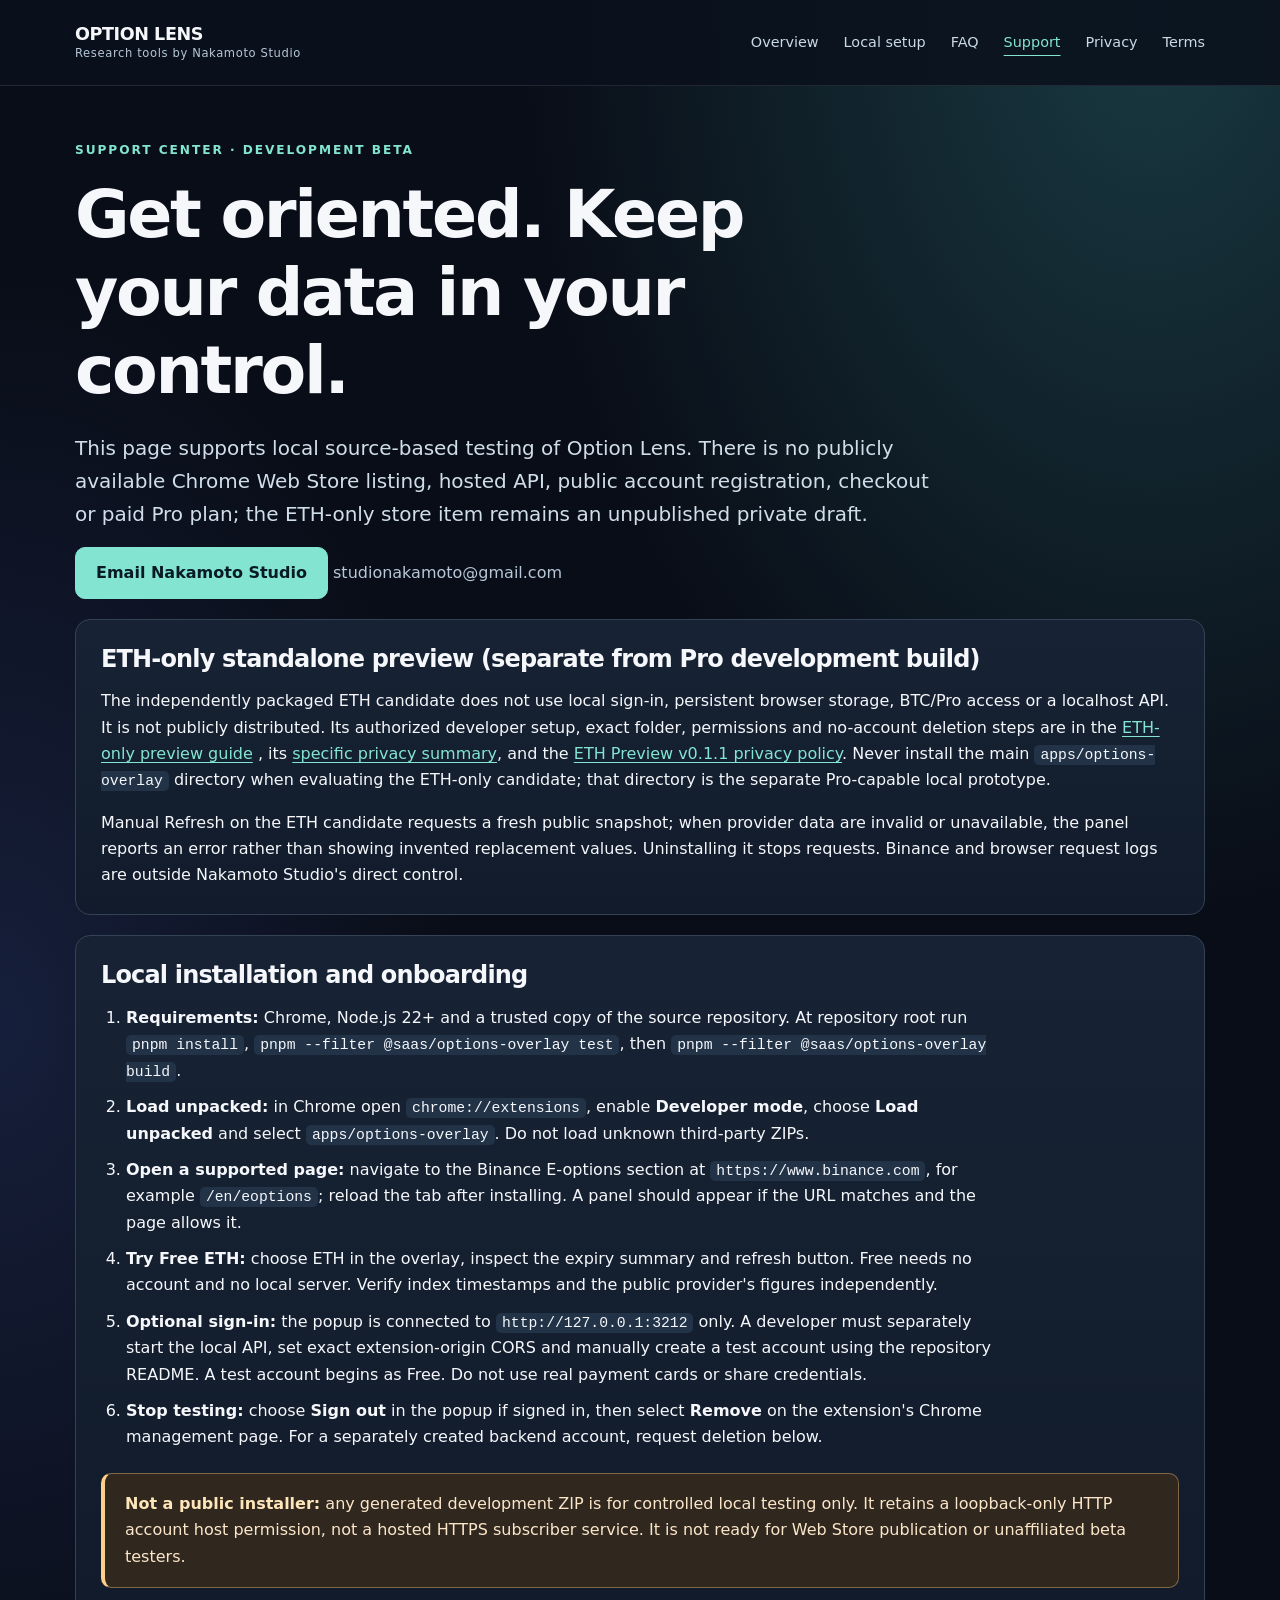
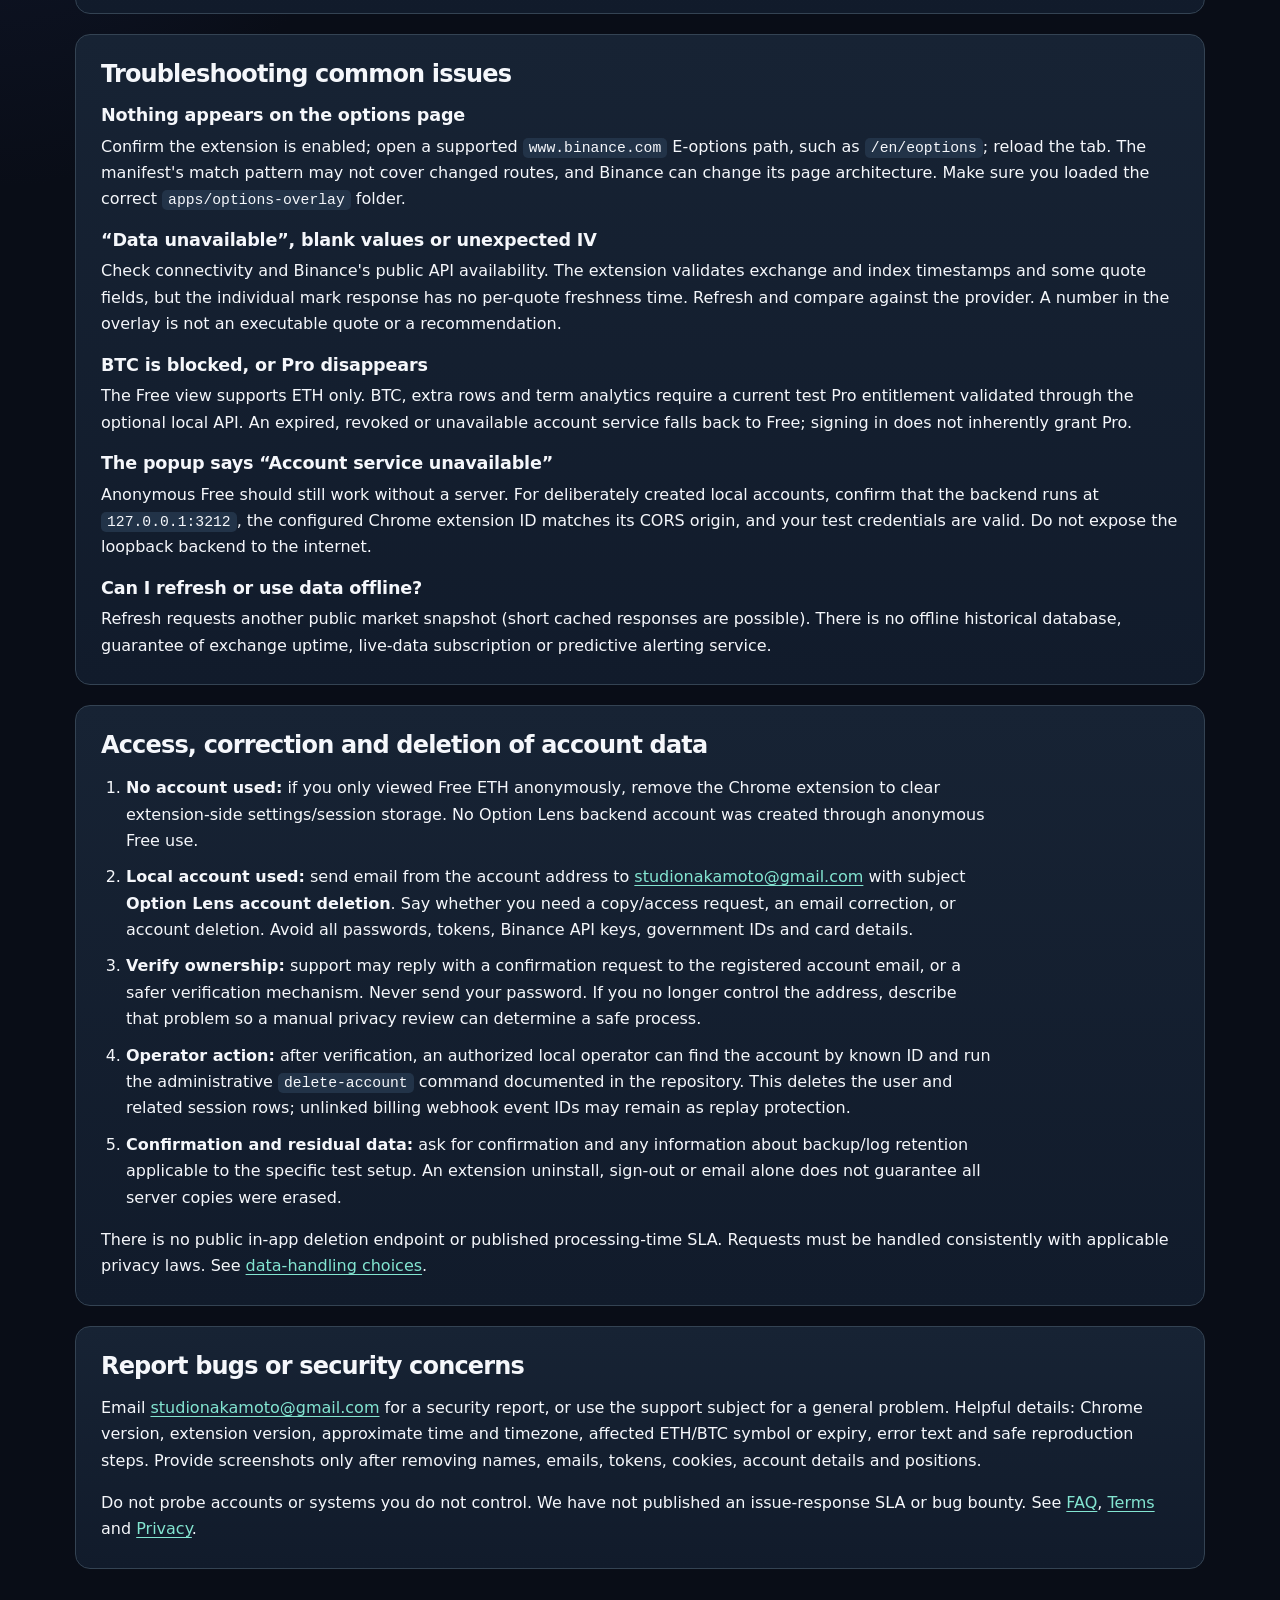
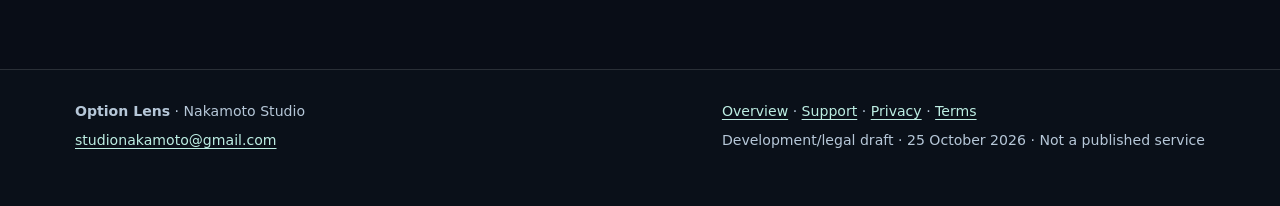
<file: support.html>
<!doctype html>
<html lang="en">
<head>
  <meta charset="utf-8">
  <meta name="viewport" content="width=device-width, initial-scale=1">
  <meta name="robots" content="noindex,nofollow">
  <meta name="description" content="Local installation help, market data troubleshooting and identity-checked deletion instructions for Option Lens.">
  <meta name="theme-color" content="#090d17">
  <title>Setup, support and deletion | Option Lens — Nakamoto Studio</title>
  <link rel="stylesheet" href="./styles.css">
</head>
<body>
  <a class="skip" href="#content">Skip to content</a>
<header class="top"><div class="wrap">
    <a class="brand" href="./index.html">OPTION LENS <small>Research tools by Nakamoto Studio</small></a>
    <nav aria-label="Main navigation">
      <a href="./index.html">Overview</a>
      <a href="./index.html#setup">Local setup</a>
      <a href="./index.html#faq">FAQ</a>
      <a href="./support.html" aria-current="page">Support</a>
      <a href="./privacy.html">Privacy</a>
      <a href="./terms.html">Terms</a>
    </nav>
  </div></header>
<main id="content" class="wrap">
  <p class="kicker">Support center · development beta</p>
  <h1>Get oriented. Keep your data in your control.</h1>
  <p class="lead">This page supports local source-based testing of Option Lens. There is no publicly available Chrome Web Store listing, hosted API, public account registration, checkout or paid Pro plan; the ETH-only store item remains an unpublished private draft.</p>
  <p><a class="action" href="mailto:studionakamoto@gmail.com?subject=Option%20Lens%20support">Email Nakamoto Studio</a> <span class="muted">studionakamoto@gmail.com</span></p>

  <section class="block" id="eth-preview-help"><h2>ETH-only standalone preview (separate from Pro development build)</h2>
    <p>The independently packaged ETH candidate does not use local sign-in, persistent browser storage, BTC/Pro access or a localhost API. It is not publicly distributed. Its authorized developer setup, exact folder, permissions and no-account deletion steps are in the <a href="./preview-guide.html">ETH-only preview guide</a> , its <a href="./privacy.html#eth-preview">specific privacy summary</a>, and the <a href="./eth-preview-privacy.html">ETH Preview v0.1.1 privacy policy</a>. Never install the main <code>apps/options-overlay</code> directory when evaluating the ETH-only candidate; that directory is the separate Pro-capable local prototype.</p>
    <p>Manual Refresh on the ETH candidate requests a fresh public snapshot; when provider data are invalid or unavailable, the panel reports an error rather than showing invented replacement values. Uninstalling it stops requests. Binance and browser request logs are outside Nakamoto Studio's direct control.</p>
  </section>

  <section class="block" id="setup-help"><h2>Local installation and onboarding</h2>
    <ol>
      <li><strong>Requirements:</strong> Chrome, Node.js 22+ and a trusted copy of the source repository. At repository root run <code>pnpm install</code>, <code>pnpm --filter @saas/options-overlay test</code>, then <code>pnpm --filter @saas/options-overlay build</code>.</li>
      <li><strong>Load unpacked:</strong> in Chrome open <code>chrome://extensions</code>, enable <strong>Developer mode</strong>, choose <strong>Load unpacked</strong> and select <code>apps/options-overlay</code>. Do not load unknown third-party ZIPs.</li>
      <li><strong>Open a supported page:</strong> navigate to the Binance E-options section at <code>https://www.binance.com</code>, for example <code>/en/eoptions</code>; reload the tab after installing. A panel should appear if the URL matches and the page allows it.</li>
      <li><strong>Try Free ETH:</strong> choose ETH in the overlay, inspect the expiry summary and refresh button. Free needs no account and no local server. Verify index timestamps and the public provider's figures independently.</li>
      <li><strong>Optional sign-in:</strong> the popup is connected to <code>http://127.0.0.1:3212</code> only. A developer must separately start the local API, set exact extension-origin CORS and manually create a test account using the repository README. A test account begins as Free. Do not use real payment cards or share credentials.</li>
      <li><strong>Stop testing:</strong> choose <strong>Sign out</strong> in the popup if signed in, then select <strong>Remove</strong> on the extension's Chrome management page. For a separately created backend account, request deletion below.</li>
    </ol>
    <p class="notice"><strong>Not a public installer:</strong> any generated development ZIP is for controlled local testing only. It retains a loopback-only HTTP account host permission, not a hosted HTTPS subscriber service. It is not ready for Web Store publication or unaffiliated beta testers.</p>
  </section>

  <section class="block"><h2>Troubleshooting common issues</h2>
    <h3>Nothing appears on the options page</h3>
    <p>Confirm the extension is enabled; open a supported <code>www.binance.com</code> E-options path, such as <code>/en/eoptions</code>; reload the tab. The manifest's match pattern may not cover changed routes, and Binance can change its page architecture. Make sure you loaded the correct <code>apps/options-overlay</code> folder.</p>
    <h3>“Data unavailable”, blank values or unexpected IV</h3>
    <p>Check connectivity and Binance's public API availability. The extension validates exchange and index timestamps and some quote fields, but the individual mark response has no per-quote freshness time. Refresh and compare against the provider. A number in the overlay is not an executable quote or a recommendation.</p>
    <h3>BTC is blocked, or Pro disappears</h3>
    <p>The Free view supports ETH only. BTC, extra rows and term analytics require a current test Pro entitlement validated through the optional local API. An expired, revoked or unavailable account service falls back to Free; signing in does not inherently grant Pro.</p>
    <h3>The popup says “Account service unavailable”</h3>
    <p>Anonymous Free should still work without a server. For deliberately created local accounts, confirm that the backend runs at <code>127.0.0.1:3212</code>, the configured Chrome extension ID matches its CORS origin, and your test credentials are valid. Do not expose the loopback backend to the internet.</p>
    <h3>Can I refresh or use data offline?</h3>
    <p>Refresh requests another public market snapshot (short cached responses are possible). There is no offline historical database, guarantee of exchange uptime, live-data subscription or predictive alerting service.</p>
  </section>

  <section class="block" id="delete"><h2>Access, correction and deletion of account data</h2>
    <ol>
      <li><strong>No account used:</strong> if you only viewed Free ETH anonymously, remove the Chrome extension to clear extension-side settings/session storage. No Option Lens backend account was created through anonymous Free use.</li>
      <li><strong>Local account used:</strong> send email from the account address to <a href="mailto:studionakamoto@gmail.com?subject=Option%20Lens%20account%20deletion">studionakamoto@gmail.com</a> with subject <strong>Option Lens account deletion</strong>. Say whether you need a copy/access request, an email correction, or account deletion. Avoid all passwords, tokens, Binance API keys, government IDs and card details.</li>
      <li><strong>Verify ownership:</strong> support may reply with a confirmation request to the registered account email, or a safer verification mechanism. Never send your password. If you no longer control the address, describe that problem so a manual privacy review can determine a safe process.</li>
      <li><strong>Operator action:</strong> after verification, an authorized local operator can find the account by known ID and run the administrative <code>delete-account</code> command documented in the repository. This deletes the user and related session rows; unlinked billing webhook event IDs may remain as replay protection.</li>
      <li><strong>Confirmation and residual data:</strong> ask for confirmation and any information about backup/log retention applicable to the specific test setup. An extension uninstall, sign-out or email alone does not guarantee all server copies were erased.</li>
    </ol>
    <p>There is no public in-app deletion endpoint or published processing-time SLA. Requests must be handled consistently with applicable privacy laws. See <a href="./privacy.html#choices">data-handling choices</a>.</p>
  </section>

  <section class="block" id="report"><h2>Report bugs or security concerns</h2>
    <p>Email <a href="mailto:studionakamoto@gmail.com?subject=Option%20Lens%20security%20report">studionakamoto@gmail.com</a> for a security report, or use the support subject for a general problem. Helpful details: Chrome version, extension version, approximate time and timezone, affected ETH/BTC symbol or expiry, error text and safe reproduction steps. Provide screenshots only after removing names, emails, tokens, cookies, account details and positions.</p>
    <p>Do not probe accounts or systems you do not control. We have not published an issue-response SLA or bug bounty. See <a href="./index.html#faq">FAQ</a>, <a href="./terms.html">Terms</a> and <a href="./privacy.html">Privacy</a>.</p>
  </section>
</main>
<footer><div class="wrap">
    <div><p><strong>Option Lens</strong> · Nakamoto Studio</p><p><a href="mailto:studionakamoto@gmail.com">studionakamoto@gmail.com</a></p></div>
    <div><p><a href="./index.html">Overview</a> · <a href="./support.html">Support</a> · <a href="./privacy.html">Privacy</a> · <a href="./terms.html">Terms</a></p><p>Development/legal draft · 25 October 2026 · Not a published service</p></div>
  </div></footer>
</body></html>
</file>
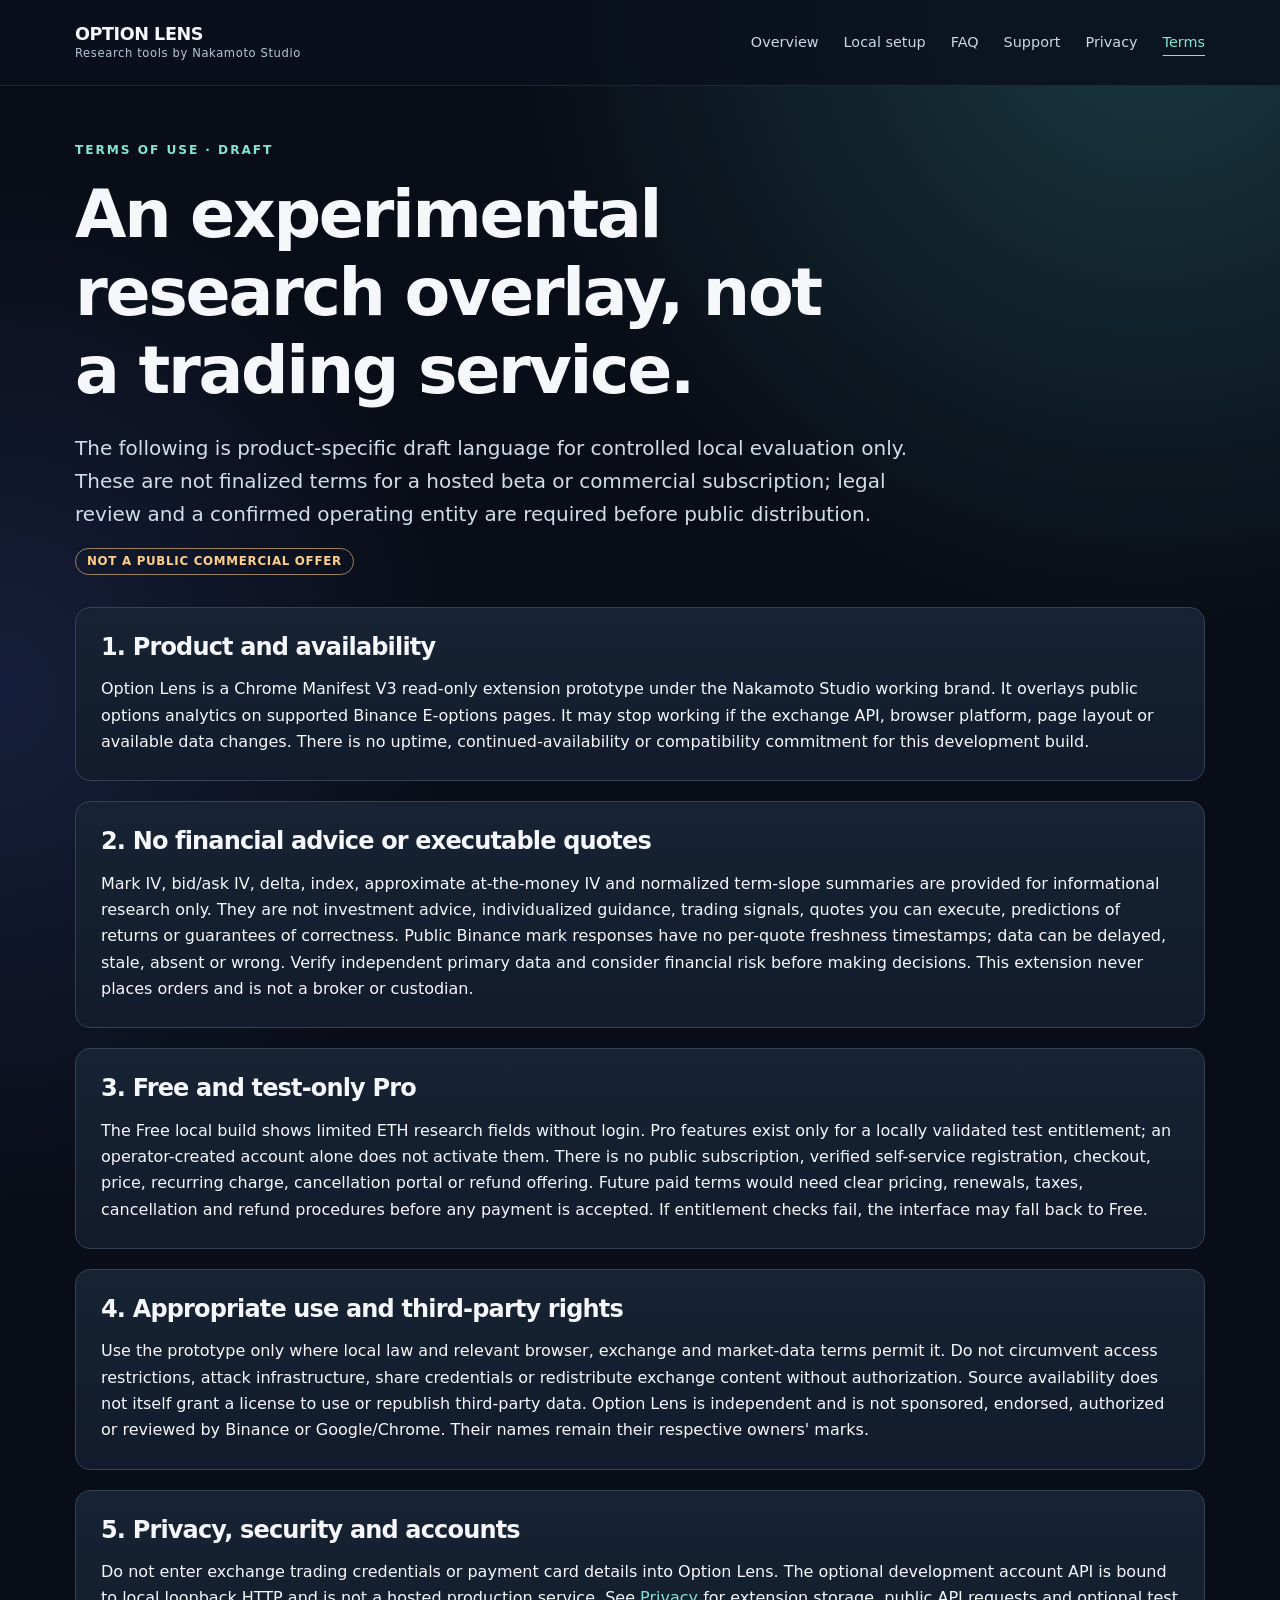
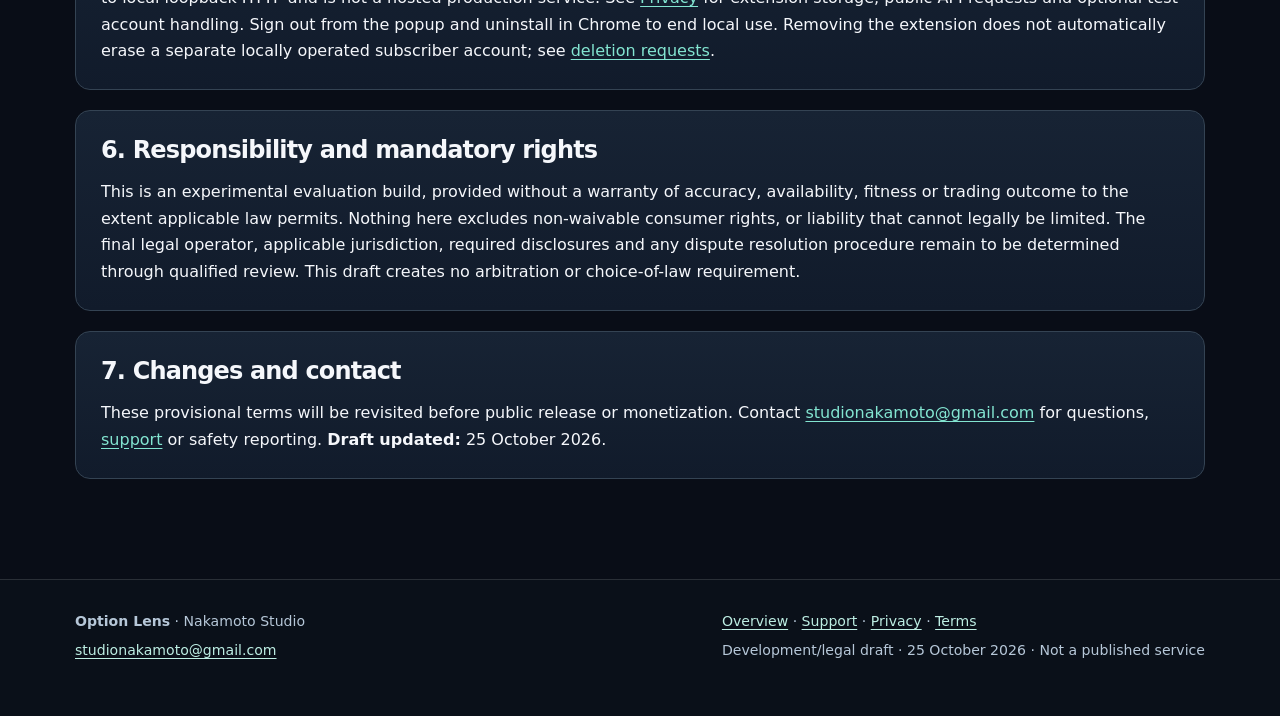
<file: terms.html>
<!doctype html>
<html lang="en">
<head>
  <meta charset="utf-8">
  <meta name="viewport" content="width=device-width, initial-scale=1">
  <meta name="robots" content="noindex,nofollow">
  <meta name="description" content="Provisional terms for the read-only Option Lens developer prototype. No public sale or trading service.">
  <meta name="theme-color" content="#090d17">
  <title>Terms of use (draft) | Option Lens — Nakamoto Studio</title>
  <link rel="stylesheet" href="./styles.css">
</head>
<body>
  <a class="skip" href="#content">Skip to content</a>
<header class="top"><div class="wrap">
    <a class="brand" href="./index.html">OPTION LENS <small>Research tools by Nakamoto Studio</small></a>
    <nav aria-label="Main navigation">
      <a href="./index.html">Overview</a>
      <a href="./index.html#setup">Local setup</a>
      <a href="./index.html#faq">FAQ</a>
      <a href="./support.html">Support</a>
      <a href="./privacy.html">Privacy</a>
      <a href="./terms.html" aria-current="page">Terms</a>
    </nav>
  </div></header>
<main id="content" class="wrap">
  <p class="kicker">Terms of use · draft</p>
  <h1>An experimental research overlay, not a trading service.</h1>
  <p class="lead">The following is product-specific draft language for controlled local evaluation only. These are not finalized terms for a hosted beta or commercial subscription; legal review and a confirmed operating entity are required before public distribution.</p>
  <p class="tag">Not a public commercial offer</p>

  <section class="block"><h2>1. Product and availability</h2>
    <p>Option Lens is a Chrome Manifest V3 read-only extension prototype under the Nakamoto Studio working brand. It overlays public options analytics on supported Binance E-options pages. It may stop working if the exchange API, browser platform, page layout or available data changes. There is no uptime, continued-availability or compatibility commitment for this development build.</p>
  </section>
  <section class="block"><h2>2. No financial advice or executable quotes</h2>
    <p>Mark IV, bid/ask IV, delta, index, approximate at-the-money IV and normalized term-slope summaries are provided for informational research only. They are not investment advice, individualized guidance, trading signals, quotes you can execute, predictions of returns or guarantees of correctness. Public Binance mark responses have no per-quote freshness timestamps; data can be delayed, stale, absent or wrong. Verify independent primary data and consider financial risk before making decisions. This extension never places orders and is not a broker or custodian.</p>
  </section>
  <section class="block"><h2>3. Free and test-only Pro</h2>
    <p>The Free local build shows limited ETH research fields without login. Pro features exist only for a locally validated test entitlement; an operator-created account alone does not activate them. There is no public subscription, verified self-service registration, checkout, price, recurring charge, cancellation portal or refund offering. Future paid terms would need clear pricing, renewals, taxes, cancellation and refund procedures before any payment is accepted. If entitlement checks fail, the interface may fall back to Free.</p>
  </section>
  <section class="block"><h2>4. Appropriate use and third-party rights</h2>
    <p>Use the prototype only where local law and relevant browser, exchange and market-data terms permit it. Do not circumvent access restrictions, attack infrastructure, share credentials or redistribute exchange content without authorization. Source availability does not itself grant a license to use or republish third-party data. Option Lens is independent and is not sponsored, endorsed, authorized or reviewed by Binance or Google/Chrome. Their names remain their respective owners' marks.</p>
  </section>
  <section class="block"><h2>5. Privacy, security and accounts</h2>
    <p>Do not enter exchange trading credentials or payment card details into Option Lens. The optional development account API is bound to local loopback HTTP and is not a hosted production service. See <a href="./privacy.html">Privacy</a> for extension storage, public API requests and optional test account handling. Sign out from the popup and uninstall in Chrome to end local use. Removing the extension does not automatically erase a separate locally operated subscriber account; see <a href="./support.html#delete">deletion requests</a>.</p>
  </section>
  <section class="block"><h2>6. Responsibility and mandatory rights</h2>
    <p>This is an experimental evaluation build, provided without a warranty of accuracy, availability, fitness or trading outcome to the extent applicable law permits. Nothing here excludes non-waivable consumer rights, or liability that cannot legally be limited. The final legal operator, applicable jurisdiction, required disclosures and any dispute resolution procedure remain to be determined through qualified review. This draft creates no arbitration or choice-of-law requirement.</p>
  </section>
  <section class="block"><h2>7. Changes and contact</h2>
    <p>These provisional terms will be revisited before public release or monetization. Contact <a href="mailto:studionakamoto@gmail.com?subject=Option%20Lens%20terms">studionakamoto@gmail.com</a> for questions, <a href="./support.html">support</a> or safety reporting. <strong>Draft updated:</strong> 25 October 2026.</p>
  </section>
</main>
<footer><div class="wrap">
    <div><p><strong>Option Lens</strong> · Nakamoto Studio</p><p><a href="mailto:studionakamoto@gmail.com">studionakamoto@gmail.com</a></p></div>
    <div><p><a href="./index.html">Overview</a> · <a href="./support.html">Support</a> · <a href="./privacy.html">Privacy</a> · <a href="./terms.html">Terms</a></p><p>Development/legal draft · 25 October 2026 · Not a published service</p></div>
  </div></footer>
</body></html>
</file>
<file: styles.css>
:root{
  color-scheme:dark;
  --bg:#090d17;--surface:#111b2b;--surface-hi:#172537;--line:#344353;
  --text:#f5f7fb;--muted:#b6c7d8;--mint:#83e5d1;--mint-soft:#173a3b;
  --amber:#ffcf8a;--shadow:0 20px 64px #02071477;
}
*{box-sizing:border-box}
html{scroll-behavior:smooth}
body{margin:0;min-width:280px;background:radial-gradient(ellipse 55% 30% at 90% 0%,#193941 0%,transparent 90%),radial-gradient(ellipse 40% 25% at 0% 30%,#161f3b 0%,transparent 90%),var(--bg);color:var(--text);font:16px/1.65 system-ui,-apple-system,"Segoe UI",sans-serif}
a{color:var(--mint);text-underline-offset:3px}
a:hover{color:#c7fff0}
a:focus-visible,button:focus-visible,summary:focus-visible{outline:3px solid var(--amber);outline-offset:4px}
.skip{position:absolute;left:-9999px;top:12px;z-index:100;background:white;color:#061525;padding:9px 14px}
.skip:focus{left:12px}
.wrap{width:min(100% - 48px,1130px);margin-inline:auto}
.top{border-bottom:1px solid #ffffff18;background:#0a111cdd}
.top .wrap{display:flex;align-items:center;justify-content:space-between;gap:28px;min-height:85px;padding-block:14px}
.brand{text-decoration:none;color:var(--text);font-weight:800;line-height:1.25;font-size:1.1rem;letter-spacing:-.025em}
.brand small{display:block;color:var(--muted);font-weight:450;font-size:.72rem;letter-spacing:.055em}
nav{display:flex;flex-wrap:wrap;align-items:center;gap:12px 25px;font-size:.9rem}
nav a{color:#c9d9e6;text-decoration:none}
nav a[aria-current=page]{color:var(--mint);text-decoration:underline;text-underline-offset:8px}
main{padding:54px 0 80px}
.kicker{color:var(--mint);font-size:.76rem;font-weight:800;letter-spacing:.16em;text-transform:uppercase}
h1,h2,h3{line-height:1.17;letter-spacing:-.035em}
h1{font-size:clamp(2.25rem,5.2vw,4.3rem);margin:15px 0 22px;max-width:17ch}
h2{font-size:clamp(1.45rem,2.7vw,2.05rem);margin:0 0 15px}
h3{font-size:1.1rem;margin:17px 0 8px}
p{margin:0 0 16px}
li{max-width:85ch}
li+li{margin-top:10px}
ul,ol{padding-left:25px}
.lead{font-size:clamp(1.06rem,1.8vw,1.25rem);color:#d0deea;max-width:68ch;line-height:1.65}
.muted,small{color:var(--muted)}
.eyebrow{display:inline-flex;align-items:center;gap:10px;padding:6px 11px;background:var(--mint-soft);border:1px solid #4d817c;border-radius:99px;color:#b9fff0;font-size:.76rem;font-weight:750;letter-spacing:.05em;text-transform:uppercase}
.eyebrow::before{content:"";height:7px;width:7px;border-radius:50%;background:var(--mint)}
.hero{display:grid;grid-template-columns:minmax(0,1.09fr) minmax(0,.91fr);align-items:center;gap:50px;padding:10px 0 30px}
.hero h1{max-width:14ch}
.hero-copy .lead{max-width:53ch}
.hero-actions{display:flex;gap:14px;align-items:center;flex-wrap:wrap;margin:24px 0 18px}
.action{display:inline-block;background:var(--mint);color:#081b25;text-decoration:none;font-weight:800;border-radius:10px;padding:12px 20px;border:1px solid var(--mint)}
.action:hover,.action:focus-visible{color:#081b25;background:#b5fff0}
.action-secondary{background:transparent;color:#d4fcef;border-color:#517e7c}
.action-secondary:hover,.action-secondary:focus-visible{color:#0a1b25}
.fineprint{color:var(--muted);font-size:.82rem;max-width:65ch}
.preview{margin:0;background:linear-gradient(140deg,#233b4d,#122031 48%,#10182a);padding:21px;border:1px solid #456075;border-radius:19px;box-shadow:var(--shadow);transform:rotate(1deg)}
.preview-window{border-radius:12px;border:1px solid #527188;background:#101a2a;overflow:hidden}
.preview-bar{display:flex;justify-content:space-between;align-items:center;gap:12px;background:#1b2a3b;border-bottom:1px solid #334a5f;padding:12px 15px;font-size:.82rem;font-weight:800}
.preview-pill{background:#1f514d;color:#c8fff2;border-radius:30px;padding:1px 10px;font-size:.7rem}
.preview-inside{padding:16px}
.preview-row{display:flex;justify-content:space-between;gap:10px;color:#d7e7f4;font-size:.86rem;padding:8px 0}
.preview-row+.preview-row{border-top:1px solid #304253}
.preview-header{display:grid;grid-template-columns:1.8fr repeat(3,1fr);gap:8px;font-size:.65rem;color:#adc7d9;text-transform:uppercase;letter-spacing:.045em;border-bottom:1px solid #416171;padding:13px 0 8px}
.preview-grid{display:grid;grid-template-columns:1.8fr repeat(3,1fr);gap:8px;font-size:.8rem;padding:11px 0;border-bottom:1px solid #304253}
.preview-grid span:not(:first-child){color:#86a7b9}
.preview figcaption{margin-top:15px;color:#b3c8d5;font-size:.75rem;line-height:1.5}
.notice{border:1px solid #806748;background:#30271e;border-left:4px solid var(--amber);color:#fbe6c9;border-radius:10px;padding:17px 20px;margin:22px 0 33px}
.notice p:last-child{margin-bottom:0}
.notice strong{color:#ffe6ba}
.section-head{max-width:76ch;margin:38px 0 22px}
.section-head p:last-child{color:var(--muted)}
.grid{display:grid;grid-template-columns:repeat(3,minmax(0,1fr));gap:16px;margin:22px 0 32px}
.grid.two{grid-template-columns:repeat(2,minmax(0,1fr))}
.panel,section.block,.step{background:linear-gradient(180deg,#172334,var(--surface));border:1px solid var(--line);border-radius:15px;padding:25px;min-width:0}
.panel h2{font-size:1.25rem}
.panel p:last-child,.step p:last-child,section.block p:last-child{margin-bottom:0}
.panel-mark{font-size:.72rem;letter-spacing:.08em;text-transform:uppercase;color:var(--mint);font-weight:800}
section.block{margin:20px 0}
section.block h2{font-size:1.5rem}
section.block h3{letter-spacing:-.01em}
table{width:100%;border-collapse:collapse;font-size:.95rem}
th,td{padding:13px 14px;text-align:left;border-bottom:1px solid #3a4959;vertical-align:top}
th{font-weight:750;color:#aeffe9}
thead{background:#203243}
.table-scroll{max-width:100%;overflow-x:auto}
.step-list{display:grid;grid-template-columns:repeat(3,minmax(0,1fr));gap:16px;counter-reset:steps;margin:22px 0 29px}
.step{counter-increment:steps}
.step:before{content:counter(steps,decimal-leading-zero);display:block;font-size:1.3rem;line-height:1;font-weight:800;color:var(--mint);margin-bottom:14px}
.step h3{margin:0 0 12px}
.faq details{padding:17px 0;border-top:1px solid #3b4d5e}
.faq details:last-child{border-bottom:1px solid #3b4d5e}
.faq summary{cursor:pointer;font-weight:750;line-height:1.5;padding-right:12px}
.faq details p{color:#cbdbea;padding-top:11px;margin:0}
.info-strip{display:flex;justify-content:space-between;align-items:center;gap:20px;flex-wrap:wrap;background:#152b35;border:1px solid #345a62;border-radius:15px;padding:20px 25px;margin-top:30px}
.info-strip p{margin:0}
.tag{display:inline-block;padding:3px 11px;border:1px solid #9b845e;color:var(--amber);border-radius:99px;font-size:.74rem;letter-spacing:.06em;font-weight:750;text-transform:uppercase;margin-bottom:12px}
code{background:#223348;border-radius:5px;padding:2px 6px;overflow-wrap:anywhere;font-size:.92em}
footer{border-top:1px solid #ffffff21;background:#0a1019;color:var(--muted);padding:30px 0 48px;font-size:.88rem}
footer .wrap{display:flex;justify-content:space-between;gap:12px 40px;flex-wrap:wrap}
footer p{margin:0 0 6px}
footer a{color:#bdeee3}
:target{scroll-margin-top:20px}
@media(max-width:880px){
  .hero{grid-template-columns:1fr;gap:26px}
  .hero h1{max-width:18ch}
  .preview{max-width:650px;transform:none}
  .grid,.step-list{grid-template-columns:repeat(2,minmax(0,1fr))}
}
@media(max-width:620px){
  .wrap{width:min(100% - 32px,1130px)}
  main{padding:34px 0 58px}
  .top .wrap{align-items:flex-start;gap:15px}
  nav{width:100%;gap:10px 17px}
  .grid,.grid.two,.step-list{grid-template-columns:1fr}
  .panel,section.block,.step{padding:19px}
  .preview{padding:10px}
  .preview-inside{padding:11px}
  .preview-grid,.preview-header{font-size:.65rem}
  th,td{padding:10px}
}
@media(prefers-reduced-motion:reduce){html{scroll-behavior:auto}}
</file>
